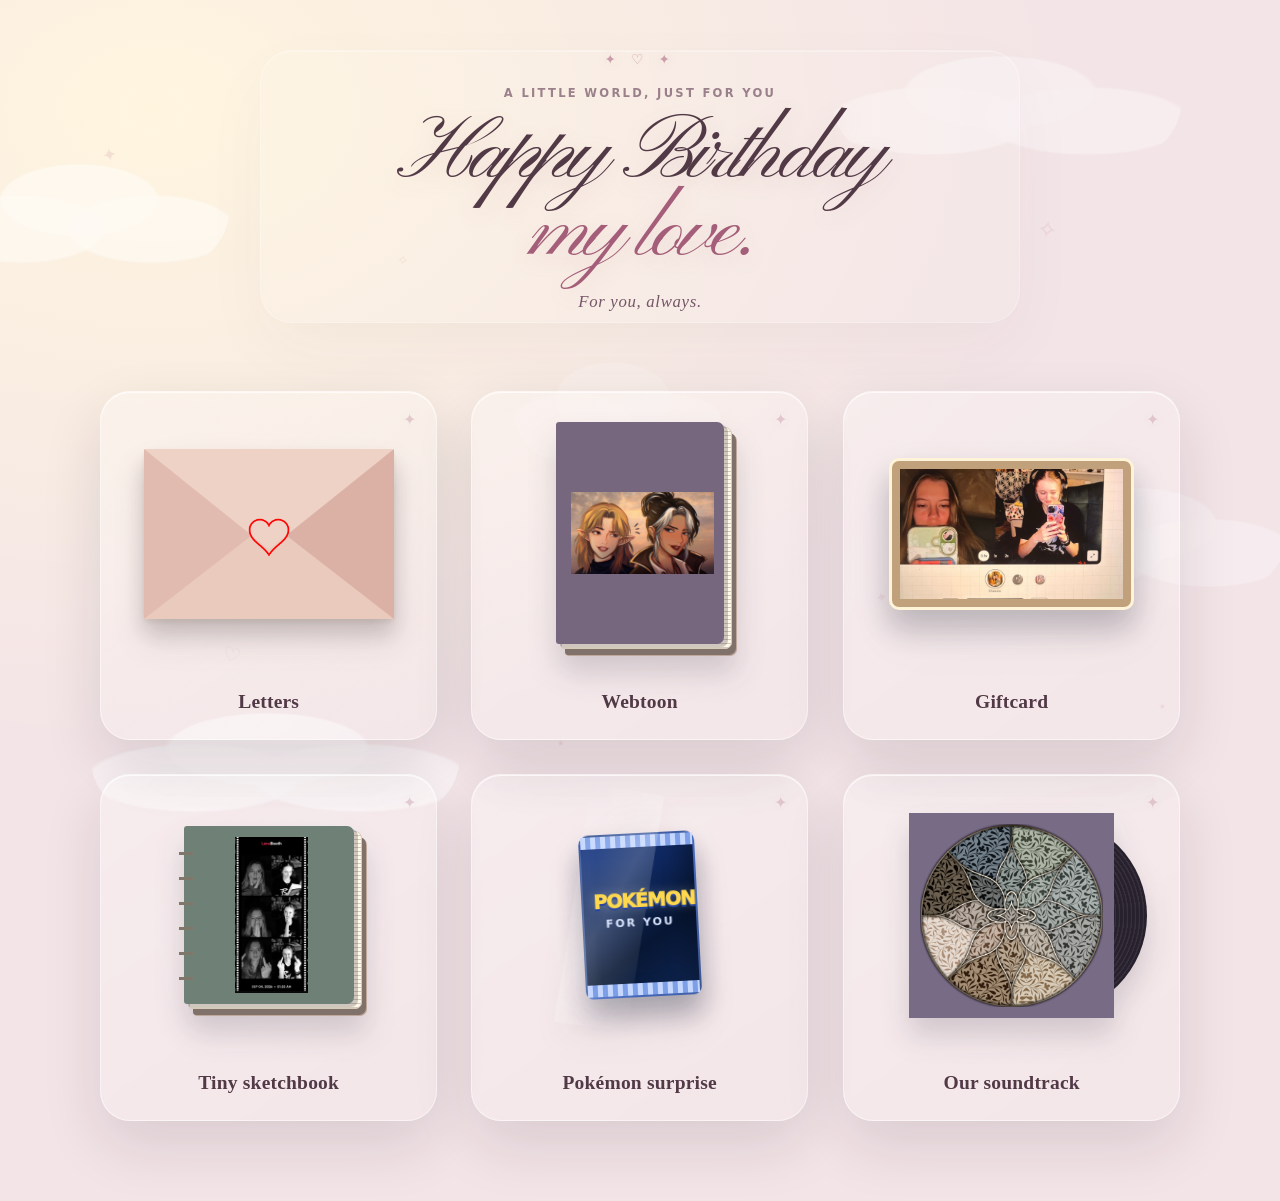
<file: index.html>
<!doctype html>
<html lang="de">
<head>
  <meta charset="utf-8">
  <meta name="viewport" content="width=device-width,initial-scale=1">
  <title>Happy Birthday, my love</title>
  <link rel="stylesheet" href="style.css?v=20-clean-hover">
</head>
<body data-view="home" class="pretty-site">
  <!-- Hintergrund und Startansicht; die Inhalte stehen direkt im Script darunter. -->
  <div class="cloud-sky" aria-hidden="true"><i></i><i></i><i></i><i></i><i></i></div>
<div class="heart-sky" aria-hidden="true"><span style="--i:0;--x:3%;--size:12px;--duration:16s;--delay:-0s">✦</span><span style="--i:1;--x:20%;--size:18px;--duration:19s;--delay:-2s">✦</span><span style="--i:2;--x:37%;--size:24px;--duration:22s;--delay:-4s">✦</span><span style="--i:3;--x:54%;--size:12px;--duration:25s;--delay:-6s">✦</span><span style="--i:4;--x:71%;--size:18px;--duration:28s;--delay:-8s">✦</span><span style="--i:5;--x:88%;--size:24px;--duration:16s;--delay:-10s">✦</span><span style="--i:6;--x:5%;--size:12px;--duration:19s;--delay:-12s">✦</span><span style="--i:7;--x:22%;--size:18px;--duration:22s;--delay:-14s">✦</span><span style="--i:8;--x:39%;--size:24px;--duration:25s;--delay:-16s">✦</span><span style="--i:9;--x:56%;--size:12px;--duration:28s;--delay:-18s">✦</span><span style="--i:10;--x:73%;--size:18px;--duration:16s;--delay:-20s">✦</span><span style="--i:11;--x:90%;--size:24px;--duration:19s;--delay:-22s">✦</span><span style="--i:12;--x:7%;--size:12px;--duration:22s;--delay:-24s">✦</span><span style="--i:13;--x:24%;--size:18px;--duration:25s;--delay:-26s">✦</span><span style="--i:14;--x:41%;--size:24px;--duration:28s;--delay:-28s">✦</span><span style="--i:15;--x:58%;--size:12px;--duration:16s;--delay:-30s">✦</span></div>
<div class="symbol-sky" aria-hidden="true">
  <span style="--x:8%;--y:16%;--s:18px;--d:18s;--r:-12deg">✦</span>
  <span style="--x:18%;--y:72%;--s:22px;--d:23s;--r:16deg">♡</span>
  <span style="--x:31%;--y:28%;--s:14px;--d:20s;--r:8deg">✧</span>
  <span style="--x:44%;--y:82%;--s:18px;--d:24s;--r:-9deg">⋆</span>
  <span style="--x:57%;--y:18%;--s:21px;--d:21s;--r:13deg">♡</span>
  <span style="--x:69%;--y:66%;--s:16px;--d:19s;--r:-14deg">✦</span>
  <span style="--x:81%;--y:24%;--s:24px;--d:25s;--r:10deg">✧</span>
  <span style="--x:91%;--y:78%;--s:17px;--d:22s;--r:-6deg">⋆</span>
</div>
<main id="app"><header><p class="eyebrow">a little world, just for you</p><h1 tabindex="-1">Happy Birthday<br><em>my love.</em></h1><p class="subtitle">For you, always.</p></header><section class="collection" aria-label="Deine Sammlung"><a href="#letters" class="keepsake letters-link" data-open="letters" aria-label="Letters öffnen"><span class="animation-stage"><span class="object envelope animated-object"><span class="env-back"></span><span class="note"></span><span class="fold left-fold"></span><span class="fold right-fold"></span><span class="fold bottom-fold"></span><span class="flap"></span><span class="static-placeholder" aria-hidden="true"></span></span></span><span class="label">Letters</span></a><a href="#webtoon" class="keepsake webtoon-link" data-open="webtoon" aria-label="Webtoon öffnen"><span class="animation-stage"><span class="object book webtoon animated-object"><span class="pages"></span><span class="inner-page"></span><span class="cover"><span class="static-placeholder" aria-hidden="true"></span></span></span></span><span class="label">Webtoon</span></a><a href="#giftcard" class="keepsake giftcard-link" data-open="giftcard" aria-label="Giftcard öffnen"><span class="animation-stage"><span class="object gift animated-object"><span class="gift-face"><span class="static-placeholder" aria-hidden="true"></span></span></span></span><span class="label">Giftcard</span></a><a href="#sketchbook" class="keepsake sketchbook-link" data-open="sketchbook" aria-label="Tiny sketchbook öffnen"><span class="animation-stage"><span class="object book sketchbook animated-object"><span class="pages"></span><span class="inner-page"></span><span class="cover"><span class="static-placeholder" aria-hidden="true"></span></span></span></span><span class="label">Tiny sketchbook</span></a><a href="#pokemon" class="keepsake pokemon-link" data-open="pokemon" aria-label="Pokémon pack öffnen"><span class="animation-stage"><span class="object pokemon-pack-mini animated-object"><span class="pack-gloss"></span><span class="pack-badge">POKÉMON</span><span class="pack-sub">for you</span></span></span><span class="label">Pokémon surprise</span></a><a href="#vinyl" class="keepsake vinyl-link" data-open="vinyl" aria-label="Our soundtrack öffnen"><span class="animation-stage"><span class="object record animated-object"><span class="disc"></span><span class="sleeve"><span class="static-placeholder" aria-hidden="true"></span></span></span></span><span class="label">Our soundtrack</span></a></section><noscript>Bitte aktiviere JavaScript.</noscript></main>
  <div class="curtain" aria-hidden="true"></div>
<dialog id="image-viewer" aria-label="Große Bildansicht"><div class="viewer-frame"><button class="viewer-close" aria-label="Bild schließen" autofocus>×</button><img alt=""></div></dialog>
<script>
/* ======================================================================
   1. DEINE INHALTE — NUR DIESEN BEREICH BEARBEITEN
   ======================================================================
   Leere Bildpfade "" zeigen die eingebauten Platzhalter.
   Beispiel: "assets/webtoon/cover.png". PNG anschließend dort hochladen.
   Dateinamen sind Vorschläge, keine Pflicht. Groß-/Kleinschreibung beachten.
   Zeilenumbrüche im Brieftext: \n, oder mehrzeiligen Text in Backticks setzen.
   Weitere Bilder/Seiten durch Kopieren eines Eintrags ergänzen.
*/
window.CONTENT = {
  // PLATTENSPIELER: Bild innen auf dem aufgeklappten Deckel.
  playerLid: "assets/Vinyl2.JPG", // assets/music/lid.png

  // ZEHN BILDER IM HINTERGRUND — sichtbar, solange Musik läuft.
  musicPhotos: [
    "assets/Vinyl1.PNG", // assets/music/photo-01.png
    "assets/2.JPG", // assets/music/photo-02.png
    "assets/3.JPG", // assets/music/photo-03.png
    "assets/4.JPG", // assets/music/photo-04.png
    "assets/5.JPG", // assets/music/photo-05.png
    "assets/6.JPG", // assets/music/photo-06.png
    "assets/7.JPG", // assets/music/photo-07.png
    "assets/8.JPG", // assets/music/photo-08.png
    "assets/9.JPG", // assets/music/photo-09.png
    "assets/10.JPG"  // assets/music/photo-10.png
  ],
  // MUSIK: z. B. "assets/song.MP3"; leer = Demo-Melodie.
  audio: "assets/song.MP3",

  // MITTIGES BRIEFSIEGEL: z. B. "assets/seal.PNG"
  seal: "assets/seal.PNG",

  // TITELBILDER DER STARTSEITE
  covers: {
    webtoon: "assets/4.JPG",    // assets/webtoon/cover.png
    giftcard: "assets/14.JPG",   // assets/giftcards/cover.png
    sketchbook: "assets/15.JPG", // assets/sketchbook/cover.png
    vinyl: "assets/Vinyl1.PNG"       // assets/music/cover.png
  },

  // ZWEI HORIZONTALE GUTSCHEINE: Bild bleibt vollständig sichtbar.
  giftcards: [
    "assets/pop.PNG", // assets/giftcards/card-01.png
    "assets/spa.JPG"  // assets/giftcards/card-02.png
  ],

  // WEBTOON: Panels von oben nach unten, beliebig viele Einträge möglich.
  comic: [
    "assets/webtoon1.JPG", // assets/webtoon/panel-01.png
    "assets/webtoon2.JPG", // assets/webtoon/panel-02.png

  ],

  // SKETCHBOOK: Jede innere Liste ist EINE Seite; 2–3 PNGs empfohlen.
  sketchPages: [
    ["assets/1.JPG", "assets/2.JPG", "assets/3.JPG"], // Seite 1: assets/sketchbook/page-01-a.png usw.
    ["assets/4.JPG", "assets/5.JPG", "assets/6.JPG"], // Seite 2
    ["assets/7.JPG", "assets/8.JPG", "assets/9.JPG"], // Seite 3
    ["assets/10.JPG", "assets/11.JPG", "assets/12.JPG"], // Seite 4
    ["assets/13.JPG", "assets/14.JPG", "assets/15.JPG"], // Seite 5
    ["assets/16.JPG", "assets/17.JPG", "assets/18.JPG"], // Seite 6
    ["assets/Bildschirmfoto 2026-10-03 um 16.04.47.PNG", "", ""], // Seite 7
    ["", "", ""]  // Seite 8
  ],

  // POKÉMON PACK: Hier später einfach deine Dateien einsetzen.
  pokemon: {
    packCover: "assets/pack.PNG", // z. B. assets/pack.PNG
    reveals: [
      "assets/pokemon1.PNG", // assets/pokemon/photo-01.png
      "assets/pokemon2.PNG", // assets/pokemon/photo-02.png
      "assets/pokemon3.PNG", // assets/pokemon/photo-03.png
      "assets/pokemon4.PNG"  // assets/pokemon/finale.gif
    ]
  },

  // BRIEFE: title = Bezeichnung, audio = MP3-Pfad, image = optionales PNG.
  // Beispiel: audio: "assets/letters/open-if-sad.mp3"
  letters: [
    // BRIEF 01
    { title: "Open if it is your birthday", audio: "assets/birthday.mp3", image: "" },
    // BRIEF 02
    { title: "What I love about you", audio: "", image: "" },
    // BRIEF 03
    { title: "Our date plans", audio: "", image: "" },
    // BRIEF 04
    { title: "Imagine we met earlier", audio: "", image: "" },
    // BRIEF 05
    { title: "Listen if you are sad", audio: "", image: "" },
    // BRIEF 06
    { title: "Open if i fell asleep and you are still awake", audio: "", image: "" },
    // BRIEF 07
    { title: "Open when you overworked yourself", audio: "", image: "" },
    // BRIEF 08
    { title: "Open when you need attention", audio: "", image: "" },
    // BRIEF 09
    { title: "Open after we med up", audio: "", image: "" },
    // BRIEF 10
    { title: "Open if I did something dumb", audio: "", image: "" },
    // BRIEF 11
    { title: "Open when you are bored", audio: "", image: "" },
    // BRIEF 12
    { title: "Open when you are crying and didnt tell me you dumb whore", audio: "", image: "" },
    // BRIEF 13
    { title: "Open if you are overthinking", audio: "", image: "" },
    // BRIEF 14
    { title: "Open if you dont feel good about yourself", audio: "", image: "" },
    // BRIEF 15
    { title: "Open if you want to know what i noticed about you", audio: "", image: "" },
    // BRIEF 16
    { title: "Open if you need to make a difficult decision", audio: "", image: "" },
    // BRIEF 17
    { title: "Open if you need motivation…", audio: "", image: "" },
    // BRIEF 18
    { title: "top secret", audio: "assets/rickroll.mp3", image: "" },
    // BRIEF 19
    { title: "Open if you dont have a reason to open anything", audio: "", image: "" },
    // BRIEF 20
    { title: "Open if you need to remember the begining", audio: "", image: "" },
    // BRIEF 21
    { title: "Open after you left the airport after I visited", audio: "", image: "" },
    // BRIEF 22
    { title: "Open if I am taking forever to reply", audio: "", image: "" },
    // BRIEF 23
    { title: "Open if you want to know my favorite memories", audio: "", image: "" },
    // BRIEF 24
    { title: "Open if you want to hear me yapping", audio: "", image: "" },
    // BRIEF 25
    { title: "Open if this is the very last letter", audio: "", image: "" }
  ]
};
/* FARBSTIMMUNGEN: Hintergrund, Verlauf, Schrift, kleine Texte, Akzent, Herzen/Sterne. */
window.PAGE_MOODS = {
 home: ['#f3e4e7','#fff5df','#513946','#755668','#a45e79','#bc789259'],
 letters: ['#eee1cb','#fff8e8','#594737','#78634e','#986c53','#ac856050'],
 letter: ['#eee1cb','#fff8e8','#594737','#78634e','#986c53','#ac856050'],
 webtoon: ['#11172e','#302749','#f2edff','#c0b9d9','#cfb9f4','#ece2ffa3'],
 giftcard: ['#dbeef8','#f2faff','#304f67','#536f85','#5c87a6','#74a6c34d'],
 sketchbook: ['#e2e5d4','#f7f2e3','#435443','#63715b','#788866','#8b9a6952'],
 pokemon: ['#0b1535','#16295c','#eef4ff','#aebde1','#6f8fff','#7fa0ff66'],
 vinyl: ['#dedddd','#f1eee9','#48454d','#68616b','#8a7785','#8f889148']
};
/* ================= ENDE DEINER INHALTE ================= */

/* 2. EINGEBETTETE PLATZHALTER UND DEMO — NICHT BEARBEITEN */
const PLACEHOLDERS = ["[data-uri]", "[data-uri]", "[data-uri]", "[data-uri]", "[data-uri]", "[data-uri]", "[data-uri]", "[data-uri]"];
const DEMO_MP3 = '[data-uri]';

// Technische Platzhalter-Auflösung: nicht bearbeiten.
const cfg = window.CONTENT;
cfg.audio = cfg.audio || DEMO_MP3;
cfg.playerLid = cfg.playerLid || PLACEHOLDERS[1];
cfg.musicPhotos = cfg.musicPhotos.map(src => src || PLACEHOLDERS[2]);
cfg.seal = cfg.seal || PLACEHOLDERS[5];
for (const [key,index] of Object.entries({webtoon:0,giftcard:4,sketchbook:6,vinyl:1})) cfg.covers[key] ||= PLACEHOLDERS[index];
cfg.giftcards = cfg.giftcards.map(src => src || PLACEHOLDERS[4]);
cfg.comic = cfg.comic.map(src => src || PLACEHOLDERS[3]);
cfg.sketchPages = cfg.sketchPages.map(page => page.map(src => src || PLACEHOLDERS[2]));
/* 3. NAVIGATION UND ANIMATIONEN */
const viewer=document.querySelector('#image-viewer');
function showPicture(src,alt){const img=viewer.querySelector('img');img.src=src;img.alt=alt;viewer.showModal();}
viewer.querySelector('button').onclick=()=>viewer.close();
viewer.addEventListener('click',e=>{if(e.target===viewer)viewer.close();});
let opening=false, navigationToken=0;
const pause = ms => new Promise(resolve=>setTimeout(resolve,window.matchMedia('(prefers-reduced-motion: reduce)').matches?20:ms));
function render() {
 opening=false;
 document.body.classList.remove('opening-scene','leaving');
 document.querySelector('.record-theatre')?.remove();
 navigationToken++;opening=false;
 document.body.classList.remove('opening-scene','leaving');
document.querySelectorAll('audio').forEach(a=>a.pause());
document.querySelector('.record-theatre')?.remove();
const C = window.CONTENT;
const app = document.querySelector('#app');
const route = location.hash.slice(1) || 'home';
const view = route.split('?')[0];
document.body.dataset.view = view;
document.body.classList.remove('music-playing');
document.querySelector('.music-rain')?.remove();
document.querySelector('#image-viewer')?.close();
// Apply the mood on every navigation, including browser Back and direct links.

const mood=window.PAGE_MOODS[view]||window.PAGE_MOODS.home;
['bg','wash','ink','muted','accent','motif'].forEach((key,i)=>document.body.style.setProperty('--'+key,mood[i]));
document.documentElement.style.backgroundColor=mood[0];
document.body.style.background=`radial-gradient(ellipse at 12% 12%, ${mood[1]}, transparent 58%), ${mood[0]}`;
document.body.style.backgroundAttachment='fixed';
document.body.style.color=mood[2];
document.querySelectorAll('.heart-sky span').forEach(star => { star.textContent = '✦'; });
const esc = s => String(s).replace(/[&<>"']/g,c=>({'&':'&amp;','<':'&lt;','>':'&gt;','"':'&quot;',"'":'&#39;'}[c]));
const pic = (src, cls='', alt='') => `<img class="${cls}" src="${esc(src)}" alt="${esc(alt)}">`;
const back = (url='#home') => `<a class="back" href="${url}">← zurück</a>`;
const heading = (title,sub='') => `<header><p class="eyebrow">a little world, just for you</p><h1 tabindex="-1">${title}</h1>${sub?`<p class="subtitle">${sub}</p>`:''}</header>`;
function object(type) {
 if(type==='letters') return `<span class="object envelope animated-object"><span class="env-back"></span><span class="note"></span><span class="fold left-fold"></span><span class="fold right-fold"></span><span class="fold bottom-fold"></span><span class="flap"></span>${pic(C.seal,'seal')}</span>`;
 if(['webtoon','sketchbook'].includes(type)) return `<span class="object book ${type} animated-object"><span class="pages"></span><span class="inner-page">${pic(type==='webtoon' ? (C.comic[0]||C.covers.webtoon) : (C.sketchPages[0]?.[0]||C.covers.sketchbook),'opening-preview')}</span><span class="cover">${pic(C.covers[type])}</span></span>`;
 if(type==='giftcard') return `<span class="object gift animated-object"><span class="gift-face">${pic(C.covers.giftcard)}</span></span>`;
  if(type==='pokemon') return `<span class="object pokemon-pack-mini animated-object"><span class="pack-gloss"></span><span class="pack-badge">POKÉMON</span><span class="pack-sub">for you</span></span>`;
 return `<span class="object record animated-object"><span class="disc"></span><span class="sleeve">${pic(C.covers.vinyl)}</span></span>`;
}
const names={letters:'Letters',webtoon:'Webtoon',giftcard:'Giftcard',sketchbook:'Tiny sketchbook',pokemon:'Pokémon surprise',vinyl:'Our soundtrack'};
function link(type,label=names[type],href=`#${type}`) {return `<a href="${href}" class="keepsake ${type}-link" data-open="${type}" aria-label="${esc(label)} öffnen"><span class="animation-stage">${object(type)}</span><span class="label">${esc(label)}</span></a>`;}
if(view==='home') {
 app.innerHTML=heading('Happy Birthday<br><em>my love.</em>','For you, always.')+`<section class="collection" aria-label="Deine Sammlung">${Object.keys(names).map(t=>link(t)).join('')}</section>`;
 app.dataset.animatedHome='1';
 requestAnimationFrame(()=>document.querySelectorAll('.keepsake').forEach((card,i)=>card.style.setProperty('--delay',(i*90)+'ms')));
}
if(view==='letters') app.innerHTML=back()+heading('Letters','For every version of your day.')+`<section class="letter-grid">${C.letters.map((l,i)=>link('letters',l.title,`#letter?id=${i}`)).join('')}</section>`;
if(view==='letter') {
 const id=Number(new URLSearchParams(route.split('?')[1] || '').get('id')||0);const l=C.letters[id];
 app.innerHTML=back('#letters')+(l?`<article class="letter-paper"><p class="eyebrow">a little voice note for you</p><h1 tabindex="-1">${esc(l.title)}</h1><div class="letter-audio-wrap"><div class="letter-audio-icon" aria-hidden="true">♫</div><p class="letter-audio-label">Press play whenever you need this.</p>${l.audio?`<audio class="letter-audio" controls preload="metadata" src="${esc(l.audio)}"></audio>`:`<div class="letter-audio-placeholder"><strong>Add your MP3 here</strong><span>Set <code>audio: "assets/letters/your-file.mp3"</code> for this letter.</span></div>`}${l.image?pic(l.image,'letter-image','Dein Brief'):''}</div><span class="signature">♡</span></article>`:heading('Brief nicht gefunden'));
}
if(view==='webtoon') app.innerHTML=back()+heading('Webtoon')+`<section class="comic" aria-label="Comic">${C.comic.map((src,i)=>pic(src,'',`Comic-Panel ${i+1}`)).join('')}</section>`;
if(view==='giftcard') app.innerHTML=back()+heading('Something just for you.')+`<div class="gift-duo">${(C.giftcards || [C.covers.giftcard,C.covers.giftcard]).slice(0,2).map((src,i)=>`<button class="landscape-gift" style="--gift-i:${i}" data-expand="${esc(src)}" aria-label="Gutschein ${i+1} vergrößern">${pic(src,'',`Gutschein ${i+1}`)}</button>`).join('')}</div>`;
function turntable() {return `<div class="player-perspective"><div class="turntable"><div class="player-lid">${pic(C.playerLid,'lid-art','Deckelbild')}</div><div class="deck"><div class="platter"></div><div class="disc player-record"></div><div class="tonearm"><i></i></div><div class="power-light"></div><span class="deck-name">OUR SOUNDTRACK</span></div><div class="deck-front"></div><div class="deck-side"></div><div class="deck-left"></div><div class="deck-back"></div><div class="deck-bottom"></div><div class="record-jacket">${pic(C.covers.vinyl)}</div></div></div>`;}

if(view==='pokemon'){
  const cfg = C.pokemon || {packCover:"",reveals:["","","",""]};
  const revealMarkup = (cfg.reveals||[]).map((src,i)=>{
    const isGif=i===3;
    return `<article class="pokemon-reveal ${isGif?'finale':''}" data-reveal="${i}">
      <div class="pokemon-card-media">
        ${src
          ? `<img src="${esc(src)}" alt="${isGif?'Final GIF':'Photo '+(i+1)}">`
          : `<div class="pokemon-placeholder"><span>${isGif?'GIF':'PHOTO '+(i+1)}</span><small>${isGif?'assets/pokemon/finale.gif':'assets/pokemon/photo-0'+(i+1)+'.png'}</small></div>`
        }
      </div>
      <p>${isGif?'final surprise ♡':'memory '+(i+1)}</p>
    </article>`;
  }).join('');

  const packVisual = cfg.packCover
    ? `<img src="${esc(cfg.packCover)}" alt="Pokémon pack cover">`
    : `<span class="pack-face"><span class="pack-shine"></span><b>POKÉMON</b><em>special pack</em><small>tap to open</small></span>`;

  app.innerHTML = back()+heading('Pokémon surprise','Tap the pack to rip it open.')+`
    <section class="pokemon-stage">
      <button class="pokemon-pack split-pack" id="pokemon-pack" type="button" aria-label="Open Pokémon pack">
        <span class="pack-base">${packVisual}<span class="tear tear-left"></span><span class="tear tear-right"></span></span>
        <span class="split-left" aria-hidden="true">${packVisual}<span class="tear tear-left"></span><span class="tear tear-right"></span></span>
        <span class="split-right" aria-hidden="true">${packVisual}<span class="tear tear-left"></span><span class="tear tear-right"></span></span>
        <span class="split-flash" aria-hidden="true"></span>
      </button>
      <div class="pokemon-reveal-stack" id="pokemon-reveal-stack">${revealMarkup}</div>
      <button class="pokemon-next" id="pokemon-next" type="button" hidden>Reveal next</button>
    </section>`;

  const pack=document.getElementById('pokemon-pack');
  const next=document.getElementById('pokemon-next');
  const cards=[...document.querySelectorAll('.pokemon-reveal')];
  let step=-1;

  const showNext=()=>{
    step++;
    if(step<cards.length){
      cards[step].classList.add('shown');
      if(step===cards.length-1) next.hidden=true;
    }
  };

  if(pack){
    pack.addEventListener('click',()=>{
      if(pack.classList.contains('opened')) return;
      const stage=document.querySelector('.pokemon-stage');
      pack.classList.add('charging');
      stage?.classList.add('pokemon-opening');

      setTimeout(()=>pack.classList.add('splitting'),180);
      setTimeout(()=>stage?.classList.add('impact'),360);
      setTimeout(()=>pack.classList.add('opened'),430);

      setTimeout(()=>{
        stage?.classList.remove('impact');
        pack.classList.add('gone');
        showNext();
        if(next) next.hidden=cards.length<=1;
      },980);
    });
  }
  if(next) next.addEventListener('click',showNext);
}

if(view!=='pokemon' && view==='vinyl') {
 app.innerHTML=back()+heading('Our soundtrack.','One more song. Just us.')+`<section class="record-room ready">${turntable()}</section><div class="audio-panel"><audio controls preload="metadata" src="${esc(C.audio)}" aria-label="Musik abspielen oder pausieren"></audio><p id="audio-status" role="status"></p></div>`;
 const audio=app.querySelector('audio'); const room=app.querySelector('.record-room');
 const rain=document.createElement('div');rain.className='music-rain';rain.setAttribute('aria-hidden','true');
 rain.innerHTML=C.musicPhotos.slice(0,10).map((src,i)=>`<div class="falling-photo" style="--x:${4+i*9.5}%;--delay:${-i*1.7}s;--duration:${17+i%4*2}s;--tilt:${i%2?-9:8}deg">${pic(src)}</div>`).join('');document.body.append(rain);
 audio.addEventListener('play',()=>{room.classList.add('playing');document.body.classList.add('music-playing');});
 ['pause','ended'].forEach(event=>audio.addEventListener(event,()=>{room.classList.remove('playing');document.body.classList.remove('music-playing');}));
 audio.addEventListener('error',()=>{document.querySelector('#audio-status').textContent='Die Musik ist gerade nicht verfügbar.';});
}
if(view!=='pokemon' && view==='sketchbook') {
 let page=0,busy=false;
 app.innerHTML=back()+heading('Tiny sketchbook')+`<div class="spread" aria-label="Skizzenbuch"><div id="left-page" class="sketch-page"></div><div id="right-page" class="sketch-page"></div><div class="curl-sheet" aria-hidden="true"></div></div><nav class="page-controls" aria-label="Buchseiten"><button id="prev">← Zurück</button><span id="page-count" aria-live="polite"></span><button id="next">Weiter →</button></nav>`;
 const pages=C.sketchPages, spread=app.querySelector('.spread'),left=app.querySelector('#left-page'),right=app.querySelector('#right-page'),sheet=app.querySelector('.curl-sheet'),prev=app.querySelector('#prev'),next=app.querySelector('#next'),count=app.querySelector('#page-count');
 const markup=n=>(pages[n]||[]).map((src,i)=>pic(src,'',`Zeichnung ${i+1} auf Seite ${n+1}`)).join('');
 function paint(){left.innerHTML=markup(page);right.innerHTML=markup(page+1);count.textContent=`${page+1}–${Math.min(page+2,pages.length)} / ${pages.length}`;prev.disabled=busy||page===0;next.disabled=busy||page+2>=pages.length;}
 async function turn(dir){
  if(busy||page+dir*2<0||page+dir*2>=pages.length)return;
  busy=true;paint();const dest=page+dir*2,N=14;
  const front=dir>0?page+1:dest+1,backPage=dir>0?dest:page;
  if(dir>0)right.innerHTML=markup(dest+1);else left.innerHTML=markup(dest);
  sheet.innerHTML=Array.from({length:N},(_,i)=>`<div class="curl-strip"><div class="curl-face"><div class="sketch-page sheet-art" style="left:${-i*100}%">${markup(front)}</div></div><div class="curl-face curl-back"><div class="sketch-page sheet-art" style="left:${-(N-1-i)*100}%">${markup(backPage)}</div></div></div>`).join('');
  sheet.style.setProperty('--strips',N);sheet.hidden=false;sheet.style.display='block';
  const strips=[...sheet.children],width=spread.clientWidth/2,step=width/N;
  const duration=window.matchMedia('(prefers-reduced-motion: reduce)').matches?0:1200;
  await new Promise(resolve=>{let start;function frame(now){if(!sheet.isConnected){resolve();return;}if(start===undefined)start=now;const t=duration?Math.min((now-start)/duration,1):1;const ease=t*t*(3-2*t);const progress=dir>0?ease:1-ease;let x=0,z=0;
   strips.forEach((strip,i)=>{const angle=-Math.PI*progress+Math.sin(Math.PI*progress)*.95*(i/N-.5);strip.style.width=(step+.35)+'px';strip.style.transform=`translate3d(${x}px,0,${z}px) rotateY(${angle}rad)`;x+=step*Math.cos(angle);z-=step*Math.sin(angle);});
   if(t<1)requestAnimationFrame(frame);else resolve();}requestAnimationFrame(frame);});
  if(!sheet.isConnected)return;page=dest;busy=false;paint();sheet.style.display='none';sheet.innerHTML='';
 }
 prev.onclick=()=>turn(-1);next.onclick=()=>turn(1);paint();
}
document.querySelectorAll('[data-open]').forEach(el=>el.addEventListener('click',async e=>{
 if(e.ctrlKey||e.metaKey||e.shiftKey||e.altKey||e.button!==0)return;
 e.preventDefault();
 const href=el.getAttribute('href');
 if(!href)return;

 const type=el.dataset.open;
 const animatedTypes=['letters','webtoon','sketchbook','vinyl'];
 const timing={letters:560,webtoon:650,sketchbook:650,vinyl:720};

 if(animatedTypes.includes(type)){
   if(el.classList.contains('opening-active')) return;
   el.classList.add('opening-active');
   await pause(timing[type]||520);
 }

 document.querySelector('.record-theatre')?.remove();
 document.body.classList.remove('opening-scene','leaving');

 if(location.hash===href){
   render();
   window.scrollTo(0,0);
 }else{
   location.hash=href;
 }
}));
document.querySelectorAll('.treat-flip').forEach(b=>b.onclick=()=>{const flipped=b.classList.toggle('flipped');b.setAttribute('aria-pressed',flipped);const img=b.querySelector('.treat-back img');if(img)showPicture(img.src,img.alt);});
function motionToggle(id,target,off,on){const b=document.querySelector(id);if(b)b.onclick=()=>{const paused=document.querySelector(target).classList.toggle('paused');b.setAttribute('aria-pressed',paused);b.textContent=paused?on:off;};}
document.querySelectorAll('[data-expand]').forEach(b=>b.onclick=()=>showPicture(b.dataset.expand,b.querySelector('img')?.alt||'Bild'));
document.title=(names[view]|| (view==='letter'?'Dein Brief':'Just for you'))+' · For you';

}
window.addEventListener('hashchange',()=>{render();window.scrollTo(0,0);document.querySelector('h1')?.focus({preventScroll:true});});
window.addEventListener('pageshow',()=>{document.querySelector('.record-theatre')?.remove();document.body.classList.remove('opening-scene','leaving');opening=false;});
render();



</script>
</body>
</html>
</file>
<file: style.css>
/* ==================================================================
   1. FARB-BASIS — AKTIVE MOODS IN index.html UNTER PAGE_MOODS
   bg: Hintergrund | wash: sanfter Verlauf | ink: Schrift
   muted: kleine Texte | accent: Akzente | motif: Herzen/Sterne
   ================================================================== */
:root {
  --bg: #f3e4e7; --wash: #fff5df; --ink: #513946; --muted: #755668;
  --accent: #a45e79; --motif: #bc789259; --paper: #fff9ef; --overlay: #f0e3eae8;
}
body[data-view="letters"], body[data-view="letter"] {
  --bg: #eee1cb; --wash: #fff8e8; --ink: #594737; --muted: #78634e;
  --accent: #986c53; --motif: #ac856050; --paper: #fffaed;
}
body[data-view="webtoon"] {
  --bg: #11172e; --wash: #302749; --ink: #f2edff; --muted: #c0b9d9;
  --accent: #cfb9f4; --motif: #ece2ffa3; --paper: #23233d;
}
body[data-view="giftcard"] {
  --bg: #dbeef8; --wash: #f2faff; --ink: #304f67; --muted: #536f85;
  --accent: #5c87a6; --motif: #74a6c34d;
}
body[data-view="sketchbook"] {
  --bg: #e2e5d4; --wash: #f7f2e3; --ink: #435443; --muted: #63715b;
  --accent: #788866; --motif: #8b9a6952; --paper: #f9f6e8;
}
body[data-view="treats"] {
  --bg: #f7dce8; --wash: #fff0f5; --ink: #743e59; --muted: #91556f;
  --accent: #b7688b; --motif: #ce779d61;
}
body[data-view="vinyl"] {
  --bg: #dedddd; --wash: #f1eee9; --ink: #48454d; --muted: #68616b;
  --accent: #8a7785; --motif: #8f889148; --overlay: #e6e3e5ed;
}

/* 2. LAYOUT, OBJEKTE UND ANIMATIONEN */
* {
  box-sizing: border-box;
}

body {
  margin-top: 0px;
  margin-right: 0px;
  margin-bottom: 0px;
  margin-left: 0px;
  margin: 0px;
  background: var(--bg);
  color: var(--ink);
  font-family: system-ui, sans-serif;
  min-height: 100vh;
}

body:before {
  content: "";
  position: fixed;
  inset: -36px;
  background-image: radial-gradient(rgba(169, 154, 152, 0.376) 1px, transparent 1.4px);
  background-size: 27px 27px;
  animation: dots 18s ease-in-out infinite alternate;
  pointer-events: none;
  z-index: -1;
}

@keyframes dots {
  100% {
    transform: translate(12px,9px);
  }

}

main {
  max-width: 1160px;
  margin-top: auto;
  margin-right: auto;
  margin-bottom: auto;
  margin-left: auto;
  margin: auto;
  padding-top: 48px;
  padding-right: 30px;
  padding-bottom: 90px;
  padding-left: 30px;
  padding: 48px 30px 90px;
}

header {
  text-align: center;
  margin-top: 24px;
  margin-right: 0px;
  margin-bottom: 66px;
  margin-left: 0px;
  margin: 24px 0px 66px;
}

h1 {
  font-family: Georgia, serif;
  font-size: clamp(2.8rem, 6vw, 4.8rem);
  font-weight: 400;
  letter-spacing: -0.05em;
  margin-top: 0px;
  margin-right: 0px;
  margin-bottom: 0px;
  margin-left: 0px;
  margin: 0px;
  line-height: 1.1;
}

.eyebrow {
  text-transform: uppercase;
  letter-spacing: 0.23em;
  font-size: 0.75rem;
  color: var(--muted);
  margin-bottom: 17px;
}

.subtitle {
  font-family: Georgia, serif;
  font-style: italic;
  color: var(--muted);
  font-size: 1.1rem;
  margin-top: 18px;
}

a {
  color: inherit;
}

.back {
  text-decoration: none;
  display: inline-block;
  padding-top: 12px;
  padding-right: 0px;
  padding-bottom: 12px;
  padding-left: 0px;
  padding: 12px 0px;
  font-size: 0.9rem;
}

button {
  font-style: inherit;
  font-variant: inherit;
  font-weight: inherit;
  font-size: inherit;
  line-height: inherit;
  font-family: inherit;
  font: inherit;
  color: inherit;
  cursor: pointer;
}

button:disabled {
  opacity: 0.35;
  cursor: default;
}

a:focus-visible,button:focus-visible {
  outline: 3px solid var(--rose);
  outline-offset: 8px;
}

.collection {
  display: grid;
  grid-template-columns: repeat(3,1fr);
  gap: 70px 55px;
  padding-top: 10px;
  padding-right: 20px;
  padding-bottom: 10px;
  padding-left: 20px;
  padding: 10px 20px;
}

.keepsake {
  display: flex;
  flex-direction: column;
  align-items: center;
  justify-content: flex-end;
  text-decoration: none;
  gap: 25px;
  perspective: 1000px;
  position: relative;
  min-width: 0px;
}

.label {
  font-family: Georgia, serif;
  font-size: 1.2rem;
  text-align: center;
}

.object {
  display: block;
  position: relative;
  flex-shrink: 0;
  transition: transform .35s;
  transform-style: preserve-3d;
}

.keepsake:hover .object {
  transform: translateY(-9px) rotate(-2deg);
}

.object img {
  width: 100%;
  height: 100%;
  object-fit: cover;
  display: block;
}

.envelope {
  width: 250px;
  height: 170px;
  --env: #e1bbaf;
}

.env-back {
  position: absolute;
  inset: 0px;
  background-image: none;
  background-position: 0% 0%;
  background-position-x: 0%;
  background-position-y: 0%;
  background-size: auto;
  background-repeat: repeat;
  background-origin: padding-box;
  background-clip: border-box;
  background-attachment: scroll;
  background-color: rgb(203, 159, 148);
  background: rgb(203, 159, 148);
  border-radius: 5px;
}

.note {
  position: absolute;
  inset: 12px 16px;
  background: var(--paper);
  border-radius: 3px;
}

.fold {
  position: absolute;
  inset: 0px;
  background: var(--env);
}

.left-fold {
  clip-path: polygon(0 0,55% 56%,0 100%);
  transform-origin: left;
}

.right-fold {
  clip-path: polygon(100% 0,45% 56%,100% 100%);
  transform-origin: right;
  background-image: none;
  background-position: 0% 0%;
  background-position-x: 0%;
  background-position-y: 0%;
  background-size: auto;
  background-repeat: repeat;
  background-origin: padding-box;
  background-clip: border-box;
  background-attachment: scroll;
  background-color: rgb(219, 177, 165);
  background: rgb(219, 177, 165);
}

.bottom-fold {
  clip-path: polygon(0 100%,50% 43%,100% 100%);
  transform-origin: bottom;
  background-image: none;
  background-position: 0% 0%;
  background-position-x: 0%;
  background-position-y: 0%;
  background-size: auto;
  background-repeat: repeat;
  background-origin: padding-box;
  background-clip: border-box;
  background-attachment: scroll;
  background-color: rgb(234, 202, 189);
  background: rgb(234, 202, 189);
}

.flap {
  position: absolute;
  inset: 0px;
  background-image: none;
  background-position: 0% 0%;
  background-position-x: 0%;
  background-position-y: 0%;
  background-size: auto;
  background-repeat: repeat;
  background-origin: padding-box;
  background-clip: border-box;
  background-attachment: scroll;
  background-color: rgb(238, 210, 198);
  background: rgb(238, 210, 198);
  clip-path: polygon(0 0,100% 0,50% 59%);
  transform-origin: top;
}

.envelope .seal {
  position: absolute;
  width: 42px;
  height: 42px;
  left: calc(50% - 21px);
  top: calc(52% - 21px);
  z-index: 5;
  object-fit: contain;
}

.book {
  width: 168px;
  height: 222px;
}

.pages {
  position: absolute;
  inset: 5px -8px -5px 5px;
  border-radius: 3px 7px 7px 3px;
  background-image: repeating-linear-gradient(0deg, rgb(211, 201, 184) 0 1px, rgb(255, 249, 233) 1px 4px);
  background-position: 0% 0%;
  background-position-x: 0%;
  background-position-y: 0%;
  background-size: auto;
  background-repeat: repeat;
  background-origin: padding-box;
  background-clip: border-box;
  background-attachment: scroll;
  background-color: transparent;
  background: repeating-linear-gradient(0deg, rgb(211, 201, 184) 0 1px, rgb(255, 249, 233) 1px 4px);
  border: 1px solid rgb(213, 201, 184);
  border-width: 1px;
  border-style: solid;
  border-color: rgb(213, 201, 184);
  border-top: 1px solid rgb(213, 201, 184);
  border-top-width: 1px;
  border-top-style: solid;
  border-top-color: rgb(213, 201, 184);
  border-right: 1px solid rgb(213, 201, 184);
  border-right-width: 1px;
  border-right-style: solid;
  border-right-color: rgb(213, 201, 184);
  border-bottom: 1px solid rgb(213, 201, 184);
  border-bottom-width: 1px;
  border-bottom-style: solid;
  border-bottom-color: rgb(213, 201, 184);
  border-left: 1px solid rgb(213, 201, 184);
  border-left-width: 1px;
  border-left-style: solid;
  border-left-color: rgb(213, 201, 184);
  border-image: none;
}

.inner-page {
  position: absolute;
  inset: 3px;
  background: var(--paper);
}

.cover {
  position: absolute;
  inset: 0px;
  transform-origin: left;
  transform-style: preserve-3d;
  box-shadow: inset 10px 0 #0002;
}

.cover img {
  border-radius: 2px 5px 5px 2px;
}

.sketchbook {
  height: 178px;
  width: 170px;
}

.sketchbook .cover:before {
  content: "";
  position: absolute;
  z-index: 3;
  left: -5px;
  top: 10px;
  bottom: 10px;
  width: 14px;
  background-image: repeating-linear-gradient(0deg, transparent 0 14px, rgb(128, 119, 107) 14px 17px, transparent 17px 25px);
  background-position: 0% 0%;
  background-position-x: 0%;
  background-position-y: 0%;
  background-size: auto;
  background-repeat: repeat;
  background-origin: padding-box;
  background-clip: border-box;
  background-attachment: scroll;
  background-color: transparent;
  background: repeating-linear-gradient(0deg, transparent 0 14px, rgb(128, 119, 107) 14px 17px, transparent 17px 25px);
}

.gift {
  width: 245px;
  height: 152px;
  perspective: 800px;
}

.gift-face {
  display: block;
  width: 100%;
  height: 100%;
  overflow: hidden;
  border-radius: 10px;
  border: 3px solid rgb(255, 244, 216);
  border-width: 3px;
  border-style: solid;
  border-color: rgb(255, 244, 216);
  border-top: 3px solid rgb(255, 244, 216);
  border-top-width: 3px;
  border-top-style: solid;
  border-top-color: rgb(255, 244, 216);
  border-right: 3px solid rgb(255, 244, 216);
  border-right-width: 3px;
  border-right-style: solid;
  border-right-color: rgb(255, 244, 216);
  border-bottom: 3px solid rgb(255, 244, 216);
  border-bottom-width: 3px;
  border-bottom-style: solid;
  border-bottom-color: rgb(255, 244, 216);
  border-left: 3px solid rgb(255, 244, 216);
  border-left-width: 3px;
  border-left-style: solid;
  border-left-color: rgb(255, 244, 216);
  border-image: none;
}

.gift-face img {
  object-fit: cover;
}

.candy {
  width: 246px;
  height: 130px;
  display: flex;
  align-items: center;
  justify-content: center;
}

.sweet {
  display: grid;
  place-items: center;
  width: 136px;
  height: 93px;
  border-radius: 28px;
  background-image: none;
  background-position: 0% 0%;
  background-position-x: 0%;
  background-position-y: 0%;
  background-size: auto;
  background-repeat: repeat;
  background-origin: padding-box;
  background-clip: border-box;
  background-attachment: scroll;
  background-color: rgb(186, 124, 145);
  background: rgb(186, 124, 145);
  border: 5px double rgb(246, 213, 218);
  border-width: 5px;
  border-style: double;
  border-color: rgb(246, 213, 218);
  border-top: 5px double rgb(246, 213, 218);
  border-top-width: 5px;
  border-top-style: double;
  border-top-color: rgb(246, 213, 218);
  border-right: 5px double rgb(246, 213, 218);
  border-right-width: 5px;
  border-right-style: double;
  border-right-color: rgb(246, 213, 218);
  border-bottom: 5px double rgb(246, 213, 218);
  border-bottom-width: 5px;
  border-bottom-style: double;
  border-bottom-color: rgb(246, 213, 218);
  border-left: 5px double rgb(246, 213, 218);
  border-left-width: 5px;
  border-left-style: double;
  border-left-color: rgb(246, 213, 218);
  border-image: none;
  color: rgb(255, 240, 228);
  font-size: 32px;
  z-index: 1;
}

.wrapper {
  position: absolute;
  top: 20px;
  width: 65px;
  height: 90px;
  background-image: none;
  background-position: 0% 0%;
  background-position-x: 0%;
  background-position-y: 0%;
  background-size: auto;
  background-repeat: repeat;
  background-origin: padding-box;
  background-clip: border-box;
  background-attachment: scroll;
  background-color: rgb(201, 155, 171);
  background: rgb(201, 155, 171);
  clip-path: polygon(0 0,100% 30%,100% 70%,0 100%,10% 70%,0 50%,10% 30%);
}

.wl {
  left: 1px;
}

.wr {
  right: 1px;
  transform: rotate(180deg);
}

.record {
  width: 205px;
  height: 205px;
}

.sleeve {
  position: absolute;
  inset: 0px;
  background-image: none;
  background-position: 0% 0%;
  background-position-x: 0%;
  background-position-y: 0%;
  background-size: auto;
  background-repeat: repeat;
  background-origin: padding-box;
  background-clip: border-box;
  background-attachment: scroll;
  background-color: rgb(121, 105, 137);
  background: rgb(121, 105, 137);
  z-index: 2;
}

.disc {
  border-radius: 50%;
  background-image: repeating-radial-gradient(circle, rgb(38, 33, 44) 0 2px, rgb(55, 48, 60) 3px 4px);
  background-position: 0% 0%;
  background-position-x: 0%;
  background-position-y: 0%;
  background-size: auto;
  background-repeat: repeat;
  background-origin: padding-box;
  background-clip: border-box;
  background-attachment: scroll;
  background-color: transparent;
  background: repeating-radial-gradient(circle, rgb(38, 33, 44) 0 2px, rgb(55, 48, 60) 3px 4px);
  position: absolute;
  aspect-ratio: 1 / 1;
  width: 96%;
  top: 2%;
  left: 20%;
  display: grid;
  place-items: center;
}

.disc:before {
  content: "";
  width: 33%;
  height: 33%;
  background-image: none;
  background-position: 0% 0%;
  background-position-x: 0%;
  background-position-y: 0%;
  background-size: auto;
  background-repeat: repeat;
  background-origin: padding-box;
  background-clip: border-box;
  background-attachment: scroll;
  background-color: rgb(188, 135, 148);
  background: rgb(188, 135, 148);
  border: 10px solid rgb(170, 120, 135);
  border-width: 10px;
  border-style: solid;
  border-color: rgb(170, 120, 135);
  border-top: 10px solid rgb(170, 120, 135);
  border-top-width: 10px;
  border-top-style: solid;
  border-top-color: rgb(170, 120, 135);
  border-right: 10px solid rgb(170, 120, 135);
  border-right-width: 10px;
  border-right-style: solid;
  border-right-color: rgb(170, 120, 135);
  border-bottom: 10px solid rgb(170, 120, 135);
  border-bottom-width: 10px;
  border-bottom-style: solid;
  border-bottom-color: rgb(170, 120, 135);
  border-left: 10px solid rgb(170, 120, 135);
  border-left-width: 10px;
  border-left-style: solid;
  border-left-color: rgb(170, 120, 135);
  border-image: none;
  border-radius: 50%;
}

.disc:after {
  content: "";
  position: absolute;
  width: 5%;
  height: 5%;
  background: var(--bg);
  border-radius: 50%;
}

.opening {
  z-index: 20;
}

.opening .object {
  animation: present 1.8s ease both;
}

.opening .seal {
  animation: seal-away 1.8s both;
}

.opening .flap {
  animation: flap 1.8s both;
}

.opening .note {
  animation: note 1.8s both;
}

.opening .left-fold {
  animation: unfold-left 1.8s both;
}

.opening .right-fold {
  animation: unfold-right 1.8s both;
}

.opening .bottom-fold {
  animation: unfold-bottom 1.8s both;
}

.opening .cover {
  animation: book-open 1.8s both;
}

.opening .gift-face {
  animation: shine 1.8s both;
}

.opening .wl {
  animation: unwrap-left 1.8s both;
}

.opening .wr {
  animation: unwrap-right 1.8s both;
}

.opening .sweet {
  animation: sweet 1.8s both;
}

.opening .record .disc {
  animation: slide-disc 1.8s both;
}

.opening-scene .keepsake:not(.opening) {
  opacity: 0.4;
  transition: opacity .4s;
}

.curtain {
  position: fixed;
  inset: 0px;
  background: var(--bg);
  opacity: 0;
  pointer-events: none;
  z-index: 100;
}

.leaving .curtain {
  animation: curtain .3s forwards;
}

@keyframes curtain {
  100% {
    opacity: 1;
  }

}

@keyframes seal-away {
  20% {
    transform: scale(1.2);
  }

  35%, 100% {
    transform: translateY(40px) rotate(20deg);
    opacity: 0;
  }

}

@keyframes flap {
  20% {
    transform: rotateX(0);
  }

  60%, 100% {
    transform: rotateX(180deg);
  }

}

@keyframes note {
  35% {
    transform: translateY(0);
  }

  75%, 100% {
    transform: translateY(-60px);
  }

}

@keyframes unfold-left {
  40% {
    transform: rotateY(0);
  }

  80%, 100% {
    transform: rotateY(-145deg);
  }

}

@keyframes unfold-right {
  40% {
    transform: rotateY(0);
  }

  80%, 100% {
    transform: rotateY(145deg);
  }

}

@keyframes unfold-bottom {
  40% {
    transform: rotateX(0);
  }

  80%, 100% {
    transform: rotateX(-140deg);
  }

}

@keyframes book-open {
  20% {
    transform: rotateY(-10deg);
  }

  80%, 100% {
    transform: rotateY(-160deg);
  }

}

@keyframes unwrap-left {
  100% {
    transform: translateX(-70px) rotate(-80deg);
    opacity: 0;
  }

}

@keyframes unwrap-right {
  100% {
    transform: translateX(70px) rotate(260deg);
    opacity: 0;
  }

}

@keyframes sweet {
  100% {
    transform: rotate(360deg) scale(1.2);
  }

}

@keyframes slide-disc {
  100% {
    transform: translateX(95px) rotate(110deg);
  }

}

.letter-grid {
  display: grid;
  grid-template-columns: repeat(5,minmax(0,1fr));
  gap: 50px 28px;
}

.letter-grid .envelope {
  width: 155px;
  height: 105px;
}

.letter-grid .label {
  font-size: 0.95rem;
  line-height: 1.4;
}

.letter-grid .seal {
  width: 28px;
  height: 28px;
  left: calc(50% - 14px);
  top: calc(52% - 14px);
}

.letter-paper {
  max-width: 760px;
  min-height: 700px;
  background: var(--paper);
  margin-top: 30px;
  margin-right: auto;
  margin-bottom: 30px;
  margin-left: auto;
  margin: 30px auto;
  padding-top: clamp(28px, 7vw, 80px);
  padding-right: clamp(28px, 7vw, 80px);
  padding-bottom: clamp(28px, 7vw, 80px);
  padding-left: clamp(28px, 7vw, 80px);
  padding: clamp(28px, 7vw, 80px);
  box-shadow: var(--shadow);
}

.letter-paper h1 {
  font-size: clamp(2rem, 5vw, 3.4rem);
}

.letter-text {
  white-space: pre-wrap;
  font-family: Georgia, serif;
  font-size: 1.2rem;
  line-height: 1.9;
  margin-top: 45px;
  margin-right: 0px;
  margin-bottom: 45px;
  margin-left: 0px;
  margin: 45px 0px;
}

.letter-image {
  width: 100%;
  height: auto;
}

.signature {
  font-size: 40px;
  color: var(--rose);
}

.comic {
  max-width: 720px;
  margin-top: auto;
  margin-right: auto;
  margin-bottom: auto;
  margin-left: auto;
  margin: auto;
  background: var(--paper);
}

.comic img {
  display: block;
  width: 100%;
  height: auto;
}

.gift-stage {
  display: grid;
  place-items: center;
  min-height: 420px;
}

.floating-gift {
  width: min(540px, 80vw);
  max-height: 65vh;
  object-fit: contain;
  border-radius: 14px;
  box-shadow: 0 0 45px #e8bb7a77,0 0 100px #e8bb7a66;
  animation: float 5s ease-in-out infinite;
}

.vinyl-stage {
  position: relative;
  width: min(600px, 80vw);
  aspect-ratio: 1.4 / 1;
  margin-top: 60px;
  margin-right: auto;
  margin-bottom: 60px;
  margin-left: auto;
  margin: 60px auto;
}

.vinyl-disc {
  width: 68%;
  top: 0px;
  left: 30%;
}

.vinyl-sleeve {
  position: absolute;
  left: 0px;
  top: 0px;
  width: 52%;
  height: 96%;
  z-index: 2;
  box-shadow: 15px 5px 25px #0002;
}

.vinyl-sleeve img {
  width: 100%;
  height: 100%;
  object-fit: cover;
}

.spinning {
  animation: spin 10s linear infinite;
}

@keyframes spin {
  100% {
    transform: rotate(360deg);
  }

}

@keyframes float {
  50% {
    transform: translateY(-16px) rotate(2deg);
  }

}

.motion-toggle {
  display: block;
  margin-top: 0px;
  margin-right: auto;
  margin-bottom: 22px;
  margin-left: auto;
  margin: 0px auto 22px;
  background-image: none;
  background-position: 0% 0%;
  background-position-x: 0%;
  background-position-y: 0%;
  background-size: auto;
  background-repeat: repeat;
  background-origin: padding-box;
  background-clip: border-box;
  background-attachment: scroll;
  background-color: transparent;
  background: transparent;
  border: 1px solid rgb(173, 155, 163);
  border-width: 1px;
  border-style: solid;
  border-color: rgb(173, 155, 163);
  border-top: 1px solid rgb(173, 155, 163);
  border-top-width: 1px;
  border-top-style: solid;
  border-top-color: rgb(173, 155, 163);
  border-right: 1px solid rgb(173, 155, 163);
  border-right-width: 1px;
  border-right-style: solid;
  border-right-color: rgb(173, 155, 163);
  border-bottom: 1px solid rgb(173, 155, 163);
  border-bottom-width: 1px;
  border-bottom-style: solid;
  border-bottom-color: rgb(173, 155, 163);
  border-left: 1px solid rgb(173, 155, 163);
  border-left-width: 1px;
  border-left-style: solid;
  border-left-color: rgb(173, 155, 163);
  border-image: none;
  border-radius: 20px;
  padding-top: 9px;
  padding-right: 18px;
  padding-bottom: 9px;
  padding-left: 18px;
  padding: 9px 18px;
  font-size: 0.9rem;
}

.paused,.paused * {
  animation-play-state: paused !important;
}

.spread {
  width: min(870px, 100%);
  aspect-ratio: 1.5 / 1;
  position: relative;
  margin-top: 0px;
  margin-right: auto;
  margin-bottom: 0px;
  margin-left: auto;
  margin: 0px auto;
  display: grid;
  grid-template-columns: 1fr 1fr;
  perspective: 1700px;
  box-shadow: var(--shadow);
  border: 8px solid rgb(116, 128, 121);
  border-width: 8px;
  border-style: solid;
  border-color: rgb(116, 128, 121);
  border-top: 8px solid rgb(116, 128, 121);
  border-top-width: 8px;
  border-top-style: solid;
  border-top-color: rgb(116, 128, 121);
  border-right: 8px solid rgb(116, 128, 121);
  border-right-width: 8px;
  border-right-style: solid;
  border-right-color: rgb(116, 128, 121);
  border-bottom: 8px solid rgb(116, 128, 121);
  border-bottom-width: 8px;
  border-bottom-style: solid;
  border-bottom-color: rgb(116, 128, 121);
  border-left: 8px solid rgb(116, 128, 121);
  border-left-width: 8px;
  border-left-style: solid;
  border-left-color: rgb(116, 128, 121);
  border-image: none;
  border-radius: 7px;
}

.sketch-page {
  display: grid;
  grid-template-columns: 1fr 1fr;
  gap: 14px;
  padding-top: 25px;
  padding-right: 25px;
  padding-bottom: 25px;
  padding-left: 25px;
  padding: 25px;
  background-image: none;
  background-position: 0% 0%;
  background-position-x: 0%;
  background-position-y: 0%;
  background-size: auto;
  background-repeat: repeat;
  background-origin: padding-box;
  background-clip: border-box;
  background-attachment: scroll;
  background-color: rgb(255, 249, 235);
  background: rgb(255, 249, 235);
  align-content: center;
  overflow: hidden;
}

.sketch-page:first-child {
  border-right: 1px solid rgb(199, 191, 176);
  border-right-width: 1px;
  border-right-style: solid;
  border-right-color: rgb(199, 191, 176);
  box-shadow: inset -16px 0 20px #6a604318;
}

.sketch-page img {
  width: 100%;
  min-height: 0px;
  max-height: 210px;
  object-fit: contain;
  background-image: none;
  background-position: 0% 0%;
  background-position-x: 0%;
  background-position-y: 0%;
  background-size: auto;
  background-repeat: repeat;
  background-origin: padding-box;
  background-clip: border-box;
  background-attachment: scroll;
  background-color: rgb(229, 217, 199);
  background: rgb(229, 217, 199);
  transform: rotate(-3deg);
}

.sketch-page img:first-child {
  grid-column: span 2;
  width: 65%;
  justify-self: center;
  transform: rotate(4deg);
}

.turning-page {
  display: none;
  position: absolute;
  width: 50%;
  height: 100%;
  top: 0px;
  z-index: 5;
  backface-visibility: hidden;
}

.forward {
  left: 50%;
  transform-origin: left;
  animation: turn-forward .85s ease-in-out;
}

.backward {
  left: 0px;
  transform-origin: right;
  animation: turn-back .85s ease-in-out;
}

@keyframes turn-forward {
  100% {
    transform: rotateY(-180deg);
  }

}

@keyframes turn-back {
  100% {
    transform: rotateY(180deg);
  }

}

.page-controls {
  display: flex;
  align-items: center;
  justify-content: center;
  gap: 25px;
  margin-top: 32px;
}

.page-controls button {
  padding-top: 12px;
  padding-right: 18px;
  padding-bottom: 12px;
  padding-left: 18px;
  padding: 12px 18px;
  border: 1px solid rgb(171, 155, 162);
  border-width: 1px;
  border-style: solid;
  border-color: rgb(171, 155, 162);
  border-top: 1px solid rgb(171, 155, 162);
  border-top-width: 1px;
  border-top-style: solid;
  border-top-color: rgb(171, 155, 162);
  border-right: 1px solid rgb(171, 155, 162);
  border-right-width: 1px;
  border-right-style: solid;
  border-right-color: rgb(171, 155, 162);
  border-bottom: 1px solid rgb(171, 155, 162);
  border-bottom-width: 1px;
  border-bottom-style: solid;
  border-bottom-color: rgb(171, 155, 162);
  border-left: 1px solid rgb(171, 155, 162);
  border-left-width: 1px;
  border-left-style: solid;
  border-left-color: rgb(171, 155, 162);
  border-image: none;
  border-radius: 25px;
  background-image: none;
  background-position: 0% 0%;
  background-position-x: 0%;
  background-position-y: 0%;
  background-size: auto;
  background-repeat: repeat;
  background-origin: padding-box;
  background-clip: border-box;
  background-attachment: scroll;
  background-color: transparent;
  background: transparent;
}

.treat-cloud {
  position: relative;
  height: 620px;
  max-width: 900px;
  margin-top: auto;
  margin-right: auto;
  margin-bottom: auto;
  margin-left: auto;
  margin: auto;
  overflow: hidden;
}

.treat-orbit {
  position: absolute;
  left: 8%;
  top: 40px;
  animation: orbit 13s ease-in-out infinite;
  animation-delay: var(--delay);
}

.treat-orbit:nth-child(3n+1) {
  left: 8%;
}

.treat-orbit:nth-child(3n+2) {
  left: 35%;
}

.treat-orbit:nth-child(3n) {
  left: 60%;
}

.treat-orbit:nth-child(n+4) {
  top: 300px;
}

.treat-flip {
  display: block;
  position: relative;
  width: 230px;
  height: 155px;
  border: 0px;
  border-width: 0px;
  border-style: none;
  border-color: currentcolor;
  border-top: 0px;
  border-top-width: 0px;
  border-top-style: none;
  border-top-color: currentcolor;
  border-right: 0px;
  border-right-width: 0px;
  border-right-style: none;
  border-right-color: currentcolor;
  border-bottom: 0px;
  border-bottom-width: 0px;
  border-bottom-style: none;
  border-bottom-color: currentcolor;
  border-left: 0px;
  border-left-width: 0px;
  border-left-style: none;
  border-left-color: currentcolor;
  border-image: none;
  background-image: none;
  background-position: 0% 0%;
  background-position-x: 0%;
  background-position-y: 0%;
  background-size: auto;
  background-repeat: repeat;
  background-origin: padding-box;
  background-clip: border-box;
  background-attachment: scroll;
  background-color: transparent;
  background: transparent;
  perspective: 900px;
}

.treat-front,.treat-back {
  position: absolute;
  inset: 0px;
  display: grid;
  place-items: center;
  backface-visibility: hidden;
  transition: transform .9s cubic-bezier(.2,.7,.2,1);
}

.treat-front .object {
  transform: scale(.9);
}

.treat-back {
  transform: rotateY(180deg);
}

.treat-back img {
  width: 160px;
  height: 145px;
  object-fit: contain;
}

.flipped .treat-front {
  transform: rotateY(-180deg);
}

.flipped .treat-back {
  transform: rotateY(0);
}

.treat-orbit:focus-within,.treat-orbit:hover {
  animation-play-state: paused;
  z-index: 8;
}

@keyframes orbit {
  0%, 100% {
    transform: translate(-40px,0) rotate(-8deg);
  }

  35% {
    transform: translate(65px,75px) rotate(9deg);
  }

  70% {
    transform: translate(-15px,-30px) rotate(-3deg);
  }

}

@media (max-width:950px) {
  .collection {
    gap: 65px 30px;
  }

  .envelope {
    width: 210px;
    height: 143px;
  }

  .gift {
    width: 210px;
    height: 135px;
  }

  .letter-grid {
    grid-template-columns: repeat(3,minmax(0,1fr));
  }

}

@media (max-width:700px) {
  main {
    padding-top: 24px;
    padding-right: 20px;
    padding-bottom: 60px;
    padding-left: 20px;
    padding: 24px 20px 60px;
  }

  .collection {
    grid-template-columns: repeat(2,minmax(0,1fr));
    gap: 55px 20px;
    padding-top: 0px;
    padding-right: 0px;
    padding-bottom: 0px;
    padding-left: 0px;
    padding: 0px;
  }

  .collection .object {
    zoom: 0.78;
  }

  .letter-grid {
    grid-template-columns: repeat(2,minmax(0,1fr));
    gap: 35px 20px;
  }

  .letter-grid .envelope {
    width: 140px;
    height: 95px;
  }

  .label {
    font-size: 1.05rem;
  }

  header {
    margin-bottom: 50px;
  }

  .spread {
    aspect-ratio: 1.05 / 1;
  }

  .sketch-page {
    padding-top: 10px;
    padding-right: 10px;
    padding-bottom: 10px;
    padding-left: 10px;
    padding: 10px;
    gap: 10px;
  }

  .page-controls {
    gap: 10px;
    font-size: 0.85rem;
  }

  .treat-cloud {
    height: 650px;
  }

  .treat-orbit {
    scale: 0.7;
    transform-origin: left center;
  }

  .treat-orbit:nth-child(odd) {
    left: 0px;
  }

  .treat-orbit:nth-child(even) {
    left: 50%;
  }

  .treat-orbit:nth-child(3),.treat-orbit:nth-child(4) {
    top: 220px;
  }

  .treat-orbit:nth-child(5),.treat-orbit:nth-child(6) {
    top: 410px;
  }

  .vinyl-stage {
    margin-top: 50px;
    margin-right: auto;
    margin-bottom: 50px;
    margin-left: auto;
    margin: 50px auto;
  }

  .letter-paper {
    min-height: 70vh;
  }

  .gift-stage {
    min-height: 340px;
  }

}

@media (prefers-reduced-motion:reduce) {
  *,*:before,*:after {
    animation-duration: 0.01ms !important;
    animation-iteration-count: 1 !important;
    transition-duration: 0.01ms !important;
  }

  .treat-orbit {
    animation: none;
  }

  .spinning,.floating-gift {
    animation: none;
  }

}

body {
  isolation: isolate;
}

h1:focus {
  outline: none;
}

.cover,.flap {
  backface-visibility: visible;
}

html {
  overflow-x: hidden;
}

@media (max-width:380px) {
  .collection .object {
    zoom: 0.6;
  }

  .letter-grid .envelope {
    width: 125px;
    height: 85px;
  }

  .page-controls {
    gap: 6px;
  }

  .page-controls button {
    padding-top: 10px;
    padding-right: 10px;
    padding-bottom: 10px;
    padding-left: 10px;
    padding: 10px;
  }

  .treat-orbit:nth-child(even) {
    left: 40%;
  }

}

body {
  background-attachment: fixed;
}

body:before {
  opacity: 0.4;
}

.heart-sky {
  position: fixed;
  inset: 0px;
  overflow: hidden;
  z-index: -1;
  pointer-events: none;
}

.heart-sky span {
  position: absolute;
  left: var(--x);
  bottom: -80px;
  font-family: Georgia, serif;
  font-size: var(--size);
  color: rgba(191, 123, 146, 0.36);
  text-shadow: 0 3px 8px #aa718133;
  animation: heart-rise var(--duration) linear var(--delay) infinite;
}

@keyframes heart-rise {
  0% {
    transform: translate3d(0,0,0) rotate(-15deg);
    opacity: 0;
  }

  15%, 80% {
    opacity: 0.7;
  }

  50% {
    transform: translate3d(30px,-55vh,0) rotate(15deg);
  }

  100% {
    transform: translate3d(-15px,-115vh,0) rotate(-10deg);
    opacity: 0;
  }

}

header h1 {
  font-family: "Birthday Script", "URW Chancery L", "Apple Chancery", Georgia, serif;
  font-size: clamp(3.5rem, 7.8vw, 6.5rem);
  letter-spacing: -0.02em;
  line-height: 1.03;
  text-shadow: 0 3px 0 #fff7;
}

header h1 em {
  font-style: normal;
  color: rgb(169, 95, 123);
}

.subtitle {
  font-size: 1.3rem;
}

header {
  margin-bottom: 74px;
}

.collection {
  gap: 80px 55px;
}

.keepsake {
  transform-style: preserve-3d;
  transition: transform .4s,filter .4s;
}

.keepsake:hover,.keepsake:focus-visible {
  transform: translateY(-5px) scale(1.045);
}

.collection .object {
  animation: object-hover 5s ease-in-out infinite;
}

.collection .keepsake:nth-child(even) .object {
  animation-delay: -2.2s;
}

.collection .keepsake:nth-child(3n) .object {
  animation-delay: -3.8s;
}

@keyframes object-hover {
  0%, 100% {
    transform: translateY(0) rotateX(8deg) rotateY(-10deg) rotateZ(-2deg);
  }

  50% {
    transform: translateY(-12px) rotateX(-5deg) rotateY(10deg) rotateZ(2deg);
  }

}

.collection .opening .object,.opening .object {
  animation: present 2.1s ease both;
}

@keyframes present {
  25%, 80% {
    transform: translateY(-26px) scale(1.2) rotateY(-6deg);
  }

  100% {
    transform: translateY(-30px) scale(1.2);
  }

}

.book .pages {
  box-shadow: 4px 6px 0 #80716b,5px 7px 0 #bfa89b;
}

.book .cover {
  box-shadow: 4px 3px 0 #4c3a4544;
}

.gift {
  transform-style: preserve-3d;
}

.gift-face {
  box-shadow: 1px 1px 0 #b99779,2px 2px 0 #b99779,3px 3px 0 #b99779,4px 4px 0 #b99779,5px 5px 0 #b99779,7px 10px 14px #7148453d;
  position: relative;
}

.sweet {
  background-image: linear-gradient(120deg, rgb(221, 176, 190), rgb(173, 99, 127) 45%, rgb(216, 160, 179) 68%, rgb(148, 84, 115));
  background-position: 0% 0%;
  background-position-x: 0%;
  background-position-y: 0%;
  background-size: auto;
  background-repeat: repeat;
  background-origin: padding-box;
  background-clip: border-box;
  background-attachment: scroll;
  background-color: transparent;
  background: linear-gradient(120deg, rgb(221, 176, 190), rgb(173, 99, 127) 45%, rgb(216, 160, 179) 68%, rgb(148, 84, 115));
  box-shadow: inset 0 10px 14px #fff4,inset -8px -12px 14px #4b223144,5px 7px 0 #925168;
}

.wrapper {
  background-image: repeating-linear-gradient(85deg, rgb(215, 165, 187) 0 7px, rgba(182, 124, 151, 0.6) 9px 11px, rgb(237, 203, 216) 13px 18px);
  background-position: 0% 0%;
  background-position-x: 0%;
  background-position-y: 0%;
  background-size: auto;
  background-repeat: repeat;
  background-origin: padding-box;
  background-clip: border-box;
  background-attachment: scroll;
  background-color: transparent;
  background: repeating-linear-gradient(85deg, rgb(215, 165, 187) 0 7px, rgba(182, 124, 151, 0.6) 9px 11px, rgb(237, 203, 216) 13px 18px);
}

.envelope {
  transform-style: flat;
}

.env-back {
  z-index: 0;
}

.note {
  z-index: 1;
  box-shadow: 0 2px 4px #71524122;
}

.fold {
  z-index: 3;
}

.flap {
  z-index: 4;
}

.opening .note {
  animation: paper-out 2.1s both;
}

.opening .flap {
  animation: envelope-lid 2.1s both;
}

.opening .fold {
  backface-visibility: hidden;
}

@keyframes envelope-lid {
  0%, 15% {
    transform: rotateX(0);
    z-index: 4;
  }

  45%, 100% {
    transform: rotateX(180deg);
    z-index: 0;
  }

}

@keyframes paper-out {
  0%, 30% {
    transform: translateY(0);
    z-index: 1;
  }

  58% {
    transform: translateY(-105%);
    z-index: 1;
  }

  59% {
    transform: translateY(-105%);
    z-index: 6;
  }

  80%, 100% {
    transform: translateY(-45%) scale(1.06);
    z-index: 6;
    box-shadow: 0 15px 22px #71524133;
  }

}

.opening .seal {
  animation-duration: 2.1s;
}

.opening .left-fold,.opening .right-fold,.opening .bottom-fold {
  animation-duration: 2.1s;
}

.gift-duo {
  display: flex;
  justify-content: center;
  align-items: center;
  gap: clamp(24px, 7vw, 85px);
  min-height: 440px;
  perspective: 1200px;
  padding-top: 28px;
  padding-right: 12px;
  padding-bottom: 60px;
  padding-left: 12px;
  padding: 28px 12px 60px;
}

.portrait-gift {
  width: min(260px, 36vw);
  aspect-ratio: 0.64 / 1;
  position: relative;
  transform-style: preserve-3d;
  border-radius: 17px;
  box-shadow: 2px 3px 0 #b89570,4px 6px 0 #b89570,8px 22px 30px #8e63723b,0 0 45px #fff0c9bd;
  animation: gift-sway 5s ease-in-out infinite;
  animation-delay: calc(var(--gift-i)*-2.5s);
}

.portrait-gift img {
  width: 100%;
  height: 100%;
  object-fit: cover;
  border-radius: 17px;
  border: 3px solid rgb(255, 240, 217);
  border-width: 3px;
  border-style: solid;
  border-color: rgb(255, 240, 217);
  border-top: 3px solid rgb(255, 240, 217);
  border-top-width: 3px;
  border-top-style: solid;
  border-top-color: rgb(255, 240, 217);
  border-right: 3px solid rgb(255, 240, 217);
  border-right-width: 3px;
  border-right-style: solid;
  border-right-color: rgb(255, 240, 217);
  border-bottom: 3px solid rgb(255, 240, 217);
  border-bottom-width: 3px;
  border-bottom-style: solid;
  border-bottom-color: rgb(255, 240, 217);
  border-left: 3px solid rgb(255, 240, 217);
  border-left-width: 3px;
  border-left-style: solid;
  border-left-color: rgb(255, 240, 217);
  border-image: none;
}

@keyframes gift-sway {
  0%, 100% {
    transform: translateY(0) rotateY(-12deg) rotateZ(-3deg);
  }

  50% {
    transform: translateY(-24px) rotateY(13deg) rotateZ(3deg);
  }

}

.spread {
  isolation: isolate;
  overflow: visible;
  perspective: 1800px;
  transform: rotateX(3deg);
  transform-style: preserve-3d;
}

.curl-sheet {
  position: absolute;
  left: 50%;
  top: 0px;
  width: 50%;
  height: 100%;
  z-index: 8;
  transform-style: preserve-3d;
  pointer-events: none;
  display: none;
}

.curl-strip {
  position: absolute;
  left: 0px;
  top: 0px;
  height: 100%;
  transform-origin: left center;
  transform-style: preserve-3d;
}

.curl-face {
  position: absolute;
  inset: 0px;
  overflow: hidden;
  background-image: none;
  background-position: 0% 0%;
  background-position-x: 0%;
  background-position-y: 0%;
  background-size: auto;
  background-repeat: repeat;
  background-origin: padding-box;
  background-clip: border-box;
  background-attachment: scroll;
  background-color: rgb(255, 249, 235);
  background: rgb(255, 249, 235);
  backface-visibility: hidden;
  -webkit-backface-visibility: hidden;
}

.curl-back {
  transform: rotateY(180deg);
}

.curl-face .sheet-art {
  position: absolute;
  top: 0px;
  height: 100%;
  width: calc(var(--strips)*100%);
  max-width: none;
  border: 0px;
  border-width: 0px;
  border-style: none;
  border-color: currentcolor;
  border-top: 0px;
  border-top-width: 0px;
  border-top-style: none;
  border-top-color: currentcolor;
  border-right: 0px;
  border-right-width: 0px;
  border-right-style: none;
  border-right-color: currentcolor;
  border-bottom: 0px;
  border-bottom-width: 0px;
  border-bottom-style: none;
  border-bottom-color: currentcolor;
  border-left: 0px;
  border-left-width: 0px;
  border-left-style: none;
  border-left-color: currentcolor;
  border-image: none;
  box-shadow: none;
}

.curl-face:after {
  content: "";
  position: absolute;
  inset: 0px;
  box-shadow: inset -1px 0 #795d3512;
  pointer-events: none;
}

.treat-cloud {
  perspective: 1100px;
  overflow: hidden;
}

.treat-orbit {
  animation: orbit-fast 6s ease-in-out infinite;
  animation-delay: var(--delay);
  transform-style: preserve-3d;
}

.treat-orbit:nth-child(even) {
  animation-direction: reverse;
  animation-duration: 7s;
}

.treat-orbit:nth-child(3n) {
  animation-duration: 5.5s;
}

@keyframes orbit-fast {
  0%, 100% {
    transform: translate3d(-45px,15px,-100px) rotateX(-12deg) rotateY(-24deg) rotateZ(-15deg);
    z-index: 1;
  }

  30% {
    transform: translate3d(75px,130px,110px) rotateX(20deg) rotateY(28deg) rotateZ(22deg);
    z-index: 7;
  }

  65% {
    transform: translate3d(-100px,-95px,30px) rotateX(-18deg) rotateY(-20deg) rotateZ(-10deg);
    z-index: 4;
  }

}

.treat-flip {
  transform-style: preserve-3d;
}

.treat-back img {
  border-radius: 15px;
  box-shadow: 5px 5px 0 #b9889c,12px 20px 20px #6b435144;
}

.record-theatre {
  position: fixed;
  inset: 0px;
  z-index: 60;
  display: grid;
  place-items: center;
  background-image: none;
  background-position: 0% 0%;
  background-position-x: 0%;
  background-position-y: 0%;
  background-size: auto;
  background-repeat: repeat;
  background-origin: padding-box;
  background-clip: border-box;
  background-attachment: scroll;
  background-color: rgba(240, 227, 234, 0.87);
  background: rgba(240, 227, 234, 0.87);
  backdrop-filter: blur(8px);
  animation: theatre-in .35s both;
}

.record-room {
  margin-top: 20px;
  margin-right: auto;
  margin-bottom: 0px;
  margin-left: auto;
  margin: 20px auto 0px;
  max-width: 850px;
  min-height: 430px;
}

.player-perspective {
  width: min(660px, 90vw);
  height: 400px;
  margin-top: auto;
  margin-right: auto;
  margin-bottom: auto;
  margin-left: auto;
  margin: auto;
  perspective: 1500px;
  display: grid;
  place-items: center;
}

.turntable {
  width: 430px;
  height: 300px;
  position: relative;
  transform-style: preserve-3d;
  transform: rotateX(57deg) rotateZ(-23deg);
}

.deck {
  position: absolute;
  inset: 0px;
  background-image: linear-gradient(145deg, rgb(185, 132, 113), rgb(112, 75, 74));
  background-position: 0% 0%;
  background-position-x: 0%;
  background-position-y: 0%;
  background-size: auto;
  background-repeat: repeat;
  background-origin: padding-box;
  background-clip: border-box;
  background-attachment: scroll;
  background-color: transparent;
  background: linear-gradient(145deg, rgb(185, 132, 113), rgb(112, 75, 74));
  border: 10px solid rgb(113, 76, 76);
  border-width: 10px;
  border-style: solid;
  border-color: rgb(113, 76, 76);
  border-top: 10px solid rgb(113, 76, 76);
  border-top-width: 10px;
  border-top-style: solid;
  border-top-color: rgb(113, 76, 76);
  border-right: 10px solid rgb(113, 76, 76);
  border-right-width: 10px;
  border-right-style: solid;
  border-right-color: rgb(113, 76, 76);
  border-bottom: 10px solid rgb(113, 76, 76);
  border-bottom-width: 10px;
  border-bottom-style: solid;
  border-bottom-color: rgb(113, 76, 76);
  border-left: 10px solid rgb(113, 76, 76);
  border-left-width: 10px;
  border-left-style: solid;
  border-left-color: rgb(113, 76, 76);
  border-image: none;
  border-radius: 9px;
  transform-style: preserve-3d;
  box-shadow: 0 30px 45px #3b233755;
}

.deck-front {
  position: absolute;
  left: 0px;
  top: 100%;
  width: 100%;
  height: 35px;
  background-image: linear-gradient(rgb(108, 72, 73), rgb(72, 51, 59));
  background-position: 0% 0%;
  background-position-x: 0%;
  background-position-y: 0%;
  background-size: auto;
  background-repeat: repeat;
  background-origin: padding-box;
  background-clip: border-box;
  background-attachment: scroll;
  background-color: transparent;
  background: linear-gradient(rgb(108, 72, 73), rgb(72, 51, 59));
  transform-origin: top;
  transform: rotateX(-90deg);
  border-radius: 0 0 6px 6px;
}

.deck-side {
  position: absolute;
  left: 100%;
  top: 0px;
  height: 100%;
  width: 35px;
  background-image: none;
  background-position: 0% 0%;
  background-position-x: 0%;
  background-position-y: 0%;
  background-size: auto;
  background-repeat: repeat;
  background-origin: padding-box;
  background-clip: border-box;
  background-attachment: scroll;
  background-color: rgb(88, 61, 68);
  background: rgb(88, 61, 68);
  transform-origin: left;
  transform: rotateY(90deg);
}

.player-lid {
  position: absolute;
  inset: 0px;
  border: 10px solid rgb(139, 101, 102);
  border-width: 10px;
  border-style: solid;
  border-color: rgb(139, 101, 102);
  border-top: 10px solid rgb(139, 101, 102);
  border-top-width: 10px;
  border-top-style: solid;
  border-top-color: rgb(139, 101, 102);
  border-right: 10px solid rgb(139, 101, 102);
  border-right-width: 10px;
  border-right-style: solid;
  border-right-color: rgb(139, 101, 102);
  border-bottom: 10px solid rgb(139, 101, 102);
  border-bottom-width: 10px;
  border-bottom-style: solid;
  border-bottom-color: rgb(139, 101, 102);
  border-left: 10px solid rgb(139, 101, 102);
  border-left-width: 10px;
  border-left-style: solid;
  border-left-color: rgb(139, 101, 102);
  border-image: none;
  background-image: linear-gradient(140deg, rgba(216, 184, 189, 0.72), rgba(153, 119, 132, 0.6));
  background-position: 0% 0%;
  background-position-x: 0%;
  background-position-y: 0%;
  background-size: auto;
  background-repeat: repeat;
  background-origin: padding-box;
  background-clip: border-box;
  background-attachment: scroll;
  background-color: transparent;
  background: linear-gradient(140deg, rgba(216, 184, 189, 0.72), rgba(153, 119, 132, 0.6));
  transform-origin: top;
  transform-style: preserve-3d;
  transform: translateZ(8px) rotateX(102deg);
  border-radius: 9px;
  display: grid;
  place-items: center;
  color: rgb(251, 232, 223);
  box-shadow: inset 0 0 0 5px #ce9da770;
}

.player-lid span {
  font-family: "Birthday Script", Georgia, serif;
  font-size: 44px;
  transform: rotateX(180deg);
}

.platter {
  position: absolute;
  width: 230px;
  height: 230px;
  left: 22px;
  top: 22px;
  border: 9px solid rgb(193, 177, 185);
  border-width: 9px;
  border-style: solid;
  border-color: rgb(193, 177, 185);
  border-top: 9px solid rgb(193, 177, 185);
  border-top-width: 9px;
  border-top-style: solid;
  border-top-color: rgb(193, 177, 185);
  border-right: 9px solid rgb(193, 177, 185);
  border-right-width: 9px;
  border-right-style: solid;
  border-right-color: rgb(193, 177, 185);
  border-bottom: 9px solid rgb(193, 177, 185);
  border-bottom-width: 9px;
  border-bottom-style: solid;
  border-bottom-color: rgb(193, 177, 185);
  border-left: 9px solid rgb(193, 177, 185);
  border-left-width: 9px;
  border-left-style: solid;
  border-left-color: rgb(193, 177, 185);
  border-image: none;
  border-radius: 50%;
  background-image: repeating-radial-gradient(rgb(55, 48, 58) 0 3px, rgb(104, 96, 109) 3px 5px);
  background-position: 0% 0%;
  background-position-x: 0%;
  background-position-y: 0%;
  background-size: auto;
  background-repeat: repeat;
  background-origin: padding-box;
  background-clip: border-box;
  background-attachment: scroll;
  background-color: transparent;
  background: repeating-radial-gradient(rgb(55, 48, 58) 0 3px, rgb(104, 96, 109) 3px 5px);
  box-shadow: 0 4px 0 #433644;
  transform: translateZ(4px);
}

.player-record.disc {
  width: 222px;
  left: 26px;
  top: 26px;
  transform: translateZ(10px);
  box-shadow: 0 4px 0 #18131c;
}

.player-record.disc:after {
  background-image: none;
  background-position: 0% 0%;
  background-position-x: 0%;
  background-position-y: 0%;
  background-size: auto;
  background-repeat: repeat;
  background-origin: padding-box;
  background-clip: border-box;
  background-attachment: scroll;
  background-color: rgb(229, 212, 206);
  background: rgb(229, 212, 206);
  box-shadow: 0 0 2px #fff;
}

.tonearm {
  position: absolute;
  left: 321px;
  top: 42px;
  width: 13px;
  height: 180px;
  border-radius: 12px;
  background-image: linear-gradient(90deg, rgb(151, 139, 153), rgb(238, 227, 230) 45%, rgb(143, 127, 145));
  background-position: 0% 0%;
  background-position-x: 0%;
  background-position-y: 0%;
  background-size: auto;
  background-repeat: repeat;
  background-origin: padding-box;
  background-clip: border-box;
  background-attachment: scroll;
  background-color: transparent;
  background: linear-gradient(90deg, rgb(151, 139, 153), rgb(238, 227, 230) 45%, rgb(143, 127, 145));
  transform-origin: 6px 6px;
  transform: translateZ(18px) rotateZ(0deg);
  transition: transform 1s;
  box-shadow: 3px 4px 4px #21182144;
}

.tonearm:before {
  content: "";
  position: absolute;
  width: 37px;
  height: 37px;
  border-radius: 50%;
  background-image: radial-gradient(rgb(170, 170, 170), rgb(66, 55, 67));
  background-position: 0% 0%;
  background-position-x: 0%;
  background-position-y: 0%;
  background-size: auto;
  background-repeat: repeat;
  background-origin: padding-box;
  background-clip: border-box;
  background-attachment: scroll;
  background-color: transparent;
  background: radial-gradient(rgb(170, 170, 170), rgb(66, 55, 67));
  left: -12px;
  top: -12px;
}

.tonearm i {
  position: absolute;
  width: 24px;
  height: 42px;
  bottom: -10px;
  left: -6px;
  background-image: none;
  background-position: 0% 0%;
  background-position-x: 0%;
  background-position-y: 0%;
  background-size: auto;
  background-repeat: repeat;
  background-origin: padding-box;
  background-clip: border-box;
  background-attachment: scroll;
  background-color: rgb(54, 45, 59);
  background: rgb(54, 45, 59);
  border-radius: 4px;
}

.power-light {
  position: absolute;
  right: 40px;
  bottom: 27px;
  width: 11px;
  height: 11px;
  border-radius: 50%;
  background-image: none;
  background-position: 0% 0%;
  background-position-x: 0%;
  background-position-y: 0%;
  background-size: auto;
  background-repeat: repeat;
  background-origin: padding-box;
  background-clip: border-box;
  background-attachment: scroll;
  background-color: rgb(231, 168, 128);
  background: rgb(231, 168, 128);
  box-shadow: 0 0 8px #ffd1ac;
}

.deck-name {
  position: absolute;
  left: 28px;
  bottom: 10px;
  font-size: 10px;
  letter-spacing: 3px;
  color: rgb(234, 209, 197);
}

.record-jacket {
  position: absolute;
  left: -80px;
  top: 70px;
  width: 145px;
  height: 180px;
  transform: translateZ(28px) rotateZ(-12deg);
  box-shadow: 5px 7px 0 #584457,10px 10px 25px #0004;
}

.record-jacket img {
  width: 100%;
  height: 100%;
  object-fit: cover;
}

.record-room.playing .player-record {
  animation: platter-spin 3s linear infinite;
}

.record-room.playing .tonearm {
  transform: translateZ(13px) rotateZ(28deg);
}

@keyframes platter-spin {
  100% {
    transform: translateZ(10px) rotateZ(360deg);
  }

}

.record-theatre .player-lid {
  animation: lid-lift 4.6s both;
}

.record-theatre .player-record {
  animation: record-load 4.6s both;
}

.record-theatre .record-jacket {
  animation: jacket-away 4.6s both;
}

.record-theatre .tonearm {
  animation: arm-lower 4.6s both;
}

.record-theatre .turntable {
  animation: camera-reveal 4.6s both;
}

@keyframes lid-lift {
  0%, 8% {
    transform: translateZ(36px) rotateX(0);
  }

  35%, 100% {
    transform: translateZ(8px) rotateX(102deg);
  }

}

@keyframes record-load {
  0%, 20% {
    opacity: 0;
    transform: translate3d(-140px,40px,140px) rotateZ(-35deg);
  }

  30% {
    opacity: 1;
    transform: translate3d(-110px,0,150px) rotateZ(-25deg);
  }

  55% {
    transform: translate3d(0,0,160px) rotateZ(50deg);
  }

  74% {
    transform: translate3d(0,0,10px) rotateZ(90deg);
  }

  100% {
    transform: translate3d(0,0,10px) rotateZ(230deg);
  }

}

@keyframes jacket-away {
  0%, 20% {
    transform: translate3d(-70px,0,140px) rotateZ(-20deg);
  }

  60%, 100% {
    transform: translate3d(0,0,28px) rotateZ(-12deg);
  }

}

@keyframes camera-reveal {
  0% {
    transform: rotateX(68deg) rotateZ(-32deg) scale(.78);
  }

  50%, 100% {
    transform: rotateX(57deg) rotateZ(-23deg) scale(1);
  }

}

@keyframes theatre-in {
  0% {
    opacity: 0;
  }

  100% {
    opacity: 1;
  }

}

.audio-panel {
  max-width: 480px;
  margin-top: 0px;
  margin-right: auto;
  margin-bottom: 0px;
  margin-left: auto;
  margin: 0px auto;
  text-align: center;
}

.audio-panel p {
  font-size: 0.9rem;
  color: rgb(129, 101, 119);
}

.audio-panel audio {
  width: 100%;
  accent-color: rgb(174, 113, 142);
}

.audio-upload {
  display: inline-flex;
  position: relative;
  margin-top: 15px;
  margin-right: auto;
  margin-bottom: 15px;
  margin-left: auto;
  margin: 15px auto;
  padding-top: 10px;
  padding-right: 18px;
  padding-bottom: 10px;
  padding-left: 18px;
  padding: 10px 18px;
  border: 1px solid rgb(179, 144, 164);
  border-width: 1px;
  border-style: solid;
  border-color: rgb(179, 144, 164);
  border-top: 1px solid rgb(179, 144, 164);
  border-top-width: 1px;
  border-top-style: solid;
  border-top-color: rgb(179, 144, 164);
  border-right: 1px solid rgb(179, 144, 164);
  border-right-width: 1px;
  border-right-style: solid;
  border-right-color: rgb(179, 144, 164);
  border-bottom: 1px solid rgb(179, 144, 164);
  border-bottom-width: 1px;
  border-bottom-style: solid;
  border-bottom-color: rgb(179, 144, 164);
  border-left: 1px solid rgb(179, 144, 164);
  border-left-width: 1px;
  border-left-style: solid;
  border-left-color: rgb(179, 144, 164);
  border-image: none;
  border-radius: 24px;
  cursor: pointer;
  font-size: 0.9rem;
}

.audio-upload:focus-within {
  outline: 3px solid var(--rose);
}

.audio-upload input {
  position: absolute;
  inset: 0px;
  width: 100%;
  opacity: 0;
  cursor: pointer;
}

@media (max-width:700px) {
  .collection {
    gap: 60px 22px;
  }

  .gift-duo {
    min-height: 350px;
    gap: 25px;
  }

  .portrait-gift {
    width: 37vw;
  }

  .player-perspective {
    height: 310px;
  }

  .turntable {
    zoom: 0.66;
  }

  .record-room {
    min-height: 310px;
  }

  .record-jacket {
    left: -45px;
  }

  .record-theatre .turntable {
    zoom: 0.68;
  }

  .treat-orbit:nth-child(even) {
    left: 37%;
  }

  .treat-orbit {
    animation-duration: 6s;
  }

  .curl-face .sketch-page {
    padding-top: 10px;
    padding-right: 10px;
    padding-bottom: 10px;
    padding-left: 10px;
    padding: 10px;
    gap: 10px;
  }

  .heart-sky span {
    font-size: calc(var(--size)*.75);
  }

}

@media (max-width:380px) {
  .turntable,.record-theatre .turntable {
    zoom: 0.52;
  }

  .gift-duo {
    min-height: 280px;
  }

  header h1 {
    font-size: 3.6rem;
  }

  .treat-orbit {
    scale: 0.58;
  }

}

@media (prefers-reduced-motion:reduce) {
  .heart-sky span {
    animation: none;
    bottom: calc(var(--i)*6%);
  }

  .collection .object,.portrait-gift,.treat-orbit,.record-room.playing .player-record {
    animation: none;
  }

  .record-theatre * {
    animation-duration: 0.01ms !important;
  }

  .keepsake {
    transition: none;
  }

  .tonearm {
    transition: none;
  }

}

.deck:before {
  content: "";
  position: absolute;
  inset: 0px;
  background-image: linear-gradient(145deg, rgb(185, 132, 113), rgb(112, 75, 74));
  background-position: 0% 0%;
  background-position-x: 0%;
  background-position-y: 0%;
  background-size: auto;
  background-repeat: repeat;
  background-origin: padding-box;
  background-clip: border-box;
  background-attachment: scroll;
  background-color: transparent;
  background: linear-gradient(145deg, rgb(185, 132, 113), rgb(112, 75, 74));
  transform: translateZ(1px);
  border-radius: 2px;
}

.deck-name,.power-light {
  transform: translateZ(3px);
}

.record-room {
  margin-top: 180px;
}

.record-room .player-lid span {
  font-size: 40px;
}

body {
  overflow-x: clip;
}

@media (max-width:700px) {
  .record-room {
    margin-top: 130px;
  }

  .collection .object {
    zoom: 0.69;
  }

  .collection {
    column-gap: 28px;
  }

}

.record-room {
  margin-top: 260px;
}

@media (max-width:700px) {
  .record-room {
    margin-top: 200px;
  }

}

.collection .opening .object,.opening .object {
}

.opening .gift-face {
  animation: gift-lift 2.1s ease both;
}

.sweet {
  background-image: none;
  background-position: 0% 0%;
  background-position-x: 0%;
  background-position-y: 0%;
  background-size: auto;
  background-repeat: repeat;
  background-origin: padding-box;
  background-clip: border-box;
  background-attachment: scroll;
  background-color: rgb(201, 136, 160);
  background: rgb(201, 136, 160);
  box-shadow: inset 0 -7px 0 #a9688044,4px 6px 0 #925168;
}

.gift-face {
  background-image: none;
  background-position: 0% 0%;
  background-position-x: 0%;
  background-position-y: 0%;
  background-size: auto;
  background-repeat: repeat;
  background-origin: padding-box;
  background-clip: border-box;
  background-attachment: scroll;
  background-color: rgb(198, 152, 112);
  background: rgb(198, 152, 112);
}

.gift-face img {
}

@keyframes gift-lift {
  35%, 100% {
    transform: translateY(-12px) rotateY(12deg) scale(1.08);
  }

}

.gift-duo {
  gap: 40px;
  min-height: 350px;
  align-items: center;
  perspective: 1200px;
}

.landscape-gift {
  position: relative;
  width: min(430px, 42vw);
  aspect-ratio: 1.6 / 1;
  display: flex;
  align-items: center;
  justify-content: center;
  background-image: none;
  background-position: 0% 0%;
  background-position-x: 0%;
  background-position-y: 0%;
  background-size: auto;
  background-repeat: repeat;
  background-origin: padding-box;
  background-clip: border-box;
  background-attachment: scroll;
  background-color: rgb(234, 245, 252);
  background: rgb(234, 245, 252);
  border: 3px solid rgba(255, 255, 255, 0.6);
  border-width: 3px;
  border-style: solid;
  border-color: rgba(255, 255, 255, 0.6);
  border-top: 3px solid rgba(255, 255, 255, 0.6);
  border-top-width: 3px;
  border-top-style: solid;
  border-top-color: rgba(255, 255, 255, 0.6);
  border-right: 3px solid rgba(255, 255, 255, 0.6);
  border-right-width: 3px;
  border-right-style: solid;
  border-right-color: rgba(255, 255, 255, 0.6);
  border-bottom: 3px solid rgba(255, 255, 255, 0.6);
  border-bottom-width: 3px;
  border-bottom-style: solid;
  border-bottom-color: rgba(255, 255, 255, 0.6);
  border-left: 3px solid rgba(255, 255, 255, 0.6);
  border-left-width: 3px;
  border-left-style: solid;
  border-left-color: rgba(255, 255, 255, 0.6);
  border-image: none;
  border-radius: 15px;
  box-shadow: 3px 5px 0 #8cacc0,8px 18px 25px #486c852d;
  animation: gift-sway 6s ease-in-out infinite;
  animation-delay: calc(var(--gift-i)*-3s);
}

.landscape-gift img {
  display: block;
  width: 100%;
  height: 100%;
  object-fit: contain;
  border-radius: 11px;
}

.treat-cloud {
  --radius: 175px;
  position: relative;
  width: min(650px, 100%);
  height: 620px;
  margin-top: auto;
  margin-right: auto;
  margin-bottom: auto;
  margin-left: auto;
  margin: auto;
  perspective: none;
  overflow: visible;
}

.treat-orbit,.treat-orbit:nth-child(n) {
  position: absolute;
  left: 50%;
  top: 50%;
  width: 0px;
  height: 0px;
  scale: 1;
  transform-origin: 0 0;
  transform-style: flat;
  animation: circle-orbit 14s linear infinite;
  animation-delay: 0s;
}

.treat-flip {
  position: absolute;
  left: -88px;
  top: -63px;
  width: 176px;
  height: 126px;
  animation: circle-upright 14s linear infinite;
  transform-style: flat;
  perspective: 900px;
}

.treat-front .object {
  transform: scale(.68);
}

.treat-back img {
  width: 122px;
  height: 116px;
  object-fit: contain;
  box-shadow: 2px 3px 0 #bd86a0,0 8px 14px #70455830;
}

.treat-orbit:hover,.treat-orbit:focus-within {
  animation-play-state: running;
  z-index: 3;
}

.treat-cloud:has(.treat-flip:hover) .treat-orbit,.treat-cloud:has(.treat-flip:hover) .treat-flip,.treat-cloud:focus-within .treat-orbit,.treat-cloud:focus-within .treat-flip {
  animation-play-state: paused;
}

.treat-orbit:nth-child(even),.treat-orbit:nth-child(3n) {
  animation-direction: normal;
  animation-duration: 14s;
}

@keyframes circle-orbit {
  0% {
    transform: rotate(var(--angle)) translateX(var(--radius));
  }

  100% {
    transform: rotate(calc(var(--angle) + 360deg)) translateX(var(--radius));
  }

}

@keyframes circle-upright {
  0% {
    transform: rotate(calc(0deg - var(--angle)));
  }

  100% {
    transform: rotate(calc(-360deg - var(--angle)));
  }

}

.record-room.playing .tonearm {
  transform: translateZ(13px) rotateZ(48deg);
}

@keyframes arm-lower {
  0%, 65% {
    transform: translateZ(45px) rotateZ(0);
  }

  85% {
    transform: translateZ(45px) rotateZ(48deg);
  }

  100% {
    transform: translateZ(13px) rotateZ(48deg);
  }

}

html {
  background-image: none;
  background-position: 0% 0%;
  background-position-x: 0%;
  background-position-y: 0%;
  background-size: auto;
  background-repeat: repeat;
  background-origin: padding-box;
  background-clip: border-box;
  background-attachment: scroll;
  background-color: transparent;
  background: transparent;
}

body {
  color: var(--ink);
  background-attachment: fixed;
}

.eyebrow,.subtitle,.back,.audio-panel p {
  color: var(--muted);
}

header h1 em {
  color: var(--accent);
}

.heart-sky span {
  color: var(--motif);
  text-shadow: none;
}

.letter-paper {
  background: var(--paper);
}

.signature {
  color: var(--accent);
}

.page-controls button,.motion-toggle,.audio-upload {
  border-color: var(--accent);
  color: var(--ink);
}

.curtain {
  background: var(--bg);
}

.record-theatre {
  background: var(--overlay);
}

.comic {
  background: var(--paper);
}

body[data-view="webtoon"]:before {
  background-image: radial-gradient(rgba(238, 242, 255, 0.533) 1px, transparent 1.5px);
  opacity: 0.65;
  background-size: 61px 61px;
}

body[data-view="webtoon"] .heart-sky span {
  color: var(--motif);
  font-size: calc(var(--size)*.55);
}

body[data-view="webtoon"] header h1 {
  text-shadow: 0 2px 18px #b4a6fb35;
}

body[data-view="webtoon"] .comic img {
  background-image: none;
  background-position: 0% 0%;
  background-position-x: 0%;
  background-position-y: 0%;
  background-size: auto;
  background-repeat: repeat;
  background-origin: padding-box;
  background-clip: border-box;
  background-attachment: scroll;
  background-color: rgb(34, 37, 64);
  background: rgb(34, 37, 64);
}

body[data-view="sketchbook"] .sketch-page {
  background: var(--paper);
}

body[data-view="vinyl"] .audio-panel {
  color: var(--ink);
}

body[data-view="vinyl"] header h1 {
  text-shadow: none;
}

@media (max-width:700px) {
  .gift-duo {
    gap: 20px;
    min-height: 270px;
    padding-inline: 0px;
  }

  .landscape-gift {
    width: calc(50% - 10px);
  }

  .treat-cloud {
    --radius: 112px;
    height: 430px;
    width: 100%;
  }

  .treat-flip {
    width: 112px;
    height: 92px;
    left: -56px;
    top: -46px;
  }

  .treat-front .object {
    transform: scale(.46);
  }

  .treat-back img {
    width: 90px;
    height: 86px;
  }

  .treat-orbit:nth-child(n) {
    scale: 1;
    left: 50%;
    top: 50%;
  }

  .treat-orbit,.treat-orbit:nth-child(n),.treat-flip {
    animation-duration: 14s;
  }

}

@media (max-width:380px) {
  .treat-cloud {
    --radius: 88px;
  }

  .landscape-gift {
    border-width: 2px;
    border-top-width: 2px;
    border-right-width: 2px;
    border-bottom-width: 2px;
    border-left-width: 2px;
  }

  .gift-duo {
    gap: 16px;
  }

  .treat-front .object {
    transform: scale(.4);
  }

}

@media (prefers-reduced-motion:reduce) {
  .landscape-gift {
    animation: none;
  }

  .treat-orbit,.treat-orbit:nth-child(n) {
    animation: none;
    transform: rotate(var(--angle)) translateX(var(--radius));
  }

  .treat-flip {
    animation: none;
    transform: rotate(calc(0deg - var(--angle)));
  }

}

/* 3. EINGEBETTETE SCHRIFT — NICHT BEARBEITEN */
/* Embedded font: Pinyon Script.
Copyright 2022 The PinyonScript Project Authors (https://github.com/SorkinType/Pinyon)

This Font Software is licensed under the SIL Open Font License, Version 1.1.
This license is copied below, and is also available with a FAQ at:
http://scripts.sil.org/OFL


-----------------------------------------------------------
SIL OPEN FONT LICENSE Version 1.1 - 26 February 2007
-----------------------------------------------------------

PREAMBLE
The goals of the Open Font License (OFL) are to stimulate worldwide
development of collaborative font projects, to support the font creation
efforts of academic and linguistic communities, and to provide a free and
open framework in which fonts may be shared and improved in partnership
with others.

The OFL allows the licensed fonts to be used, studied, modified and
redistributed freely as long as they are not sold by themselves. The
fonts, including any derivative works, can be bundled, embedded,
redistributed and/or sold with any software provided that any reserved
names are not used by derivative works. The fonts and derivatives,
however, cannot be released under any other type of license. The
requirement for fonts to remain under this license does not apply
to any document created using the fonts or their derivatives.

DEFINITIONS
"Font Software" refers to the set of files released by the Copyright
Holder(s) under this license and clearly marked as such. This may
include source files, build scripts and documentation.

"Reserved Font Name" refers to any names specified as such after the
copyright statement(s).

"Original Version" refers to the collection of Font Software components as
distributed by the Copyright Holder(s).

"Modified Version" refers to any derivative made by adding to, deleting,
or substituting -- in part or in whole -- any of the components of the
Original Version, by changing formats or by porting the Font Software to a
new environment.

"Author" refers to any designer, engineer, programmer, technical
writer or other person who contributed to the Font Software.

PERMISSION & CONDITIONS
Permission is hereby granted, free of charge, to any person obtaining
a copy of the Font Software, to use, study, copy, merge, embed, modify,
redistribute, and sell modified and unmodified copies of the Font
Software, subject to the following conditions:

1) Neither the Font Software nor any of its individual components,
in Original or Modified Versions, may be sold by itself.

2) Original or Modified Versions of the Font Software may be bundled,
redistributed and/or sold with any software, provided that each copy
contains the above copyright notice and this license. These can be
included either as stand-alone text files, human-readable headers or
in the appropriate machine-readable metadata fields within text or
binary files as long as those fields can be easily viewed by the user.

3) No Modified Version of the Font Software may use the Reserved Font
Name(s) unless explicit written permission is granted by the corresponding
Copyright Holder. This restriction only applies to the primary font name as
presented to the users.

4) The name(s) of the Copyright Holder(s) or the Author(s) of the Font
Software shall not be used to promote, endorse or advertise any
Modified Version, except to acknowledge the contribution(s) of the
Copyright Holder(s) and the Author(s) or with their explicit written
permission.

5) The Font Software, modified or unmodified, in part or in whole,
must be distributed entirely under this license, and must not be
distributed under any other license. The requirement for fonts to
remain under this license does not apply to any document created
using the Font Software.

TERMINATION
This license becomes null and void if any of the above conditions are
not met.

DISCLAIMER
THE FONT SOFTWARE IS PROVIDED "AS IS", WITHOUT WARRANTY OF ANY KIND,
EXPRESS OR IMPLIED, INCLUDING BUT NOT LIMITED TO ANY WARRANTIES OF
MERCHANTABILITY, FITNESS FOR A PARTICULAR PURPOSE AND NONINFRINGEMENT
OF COPYRIGHT, PATENT, TRADEMARK, OR OTHER RIGHT. IN NO EVENT SHALL THE
COPYRIGHT HOLDER BE LIABLE FOR ANY CLAIM, DAMAGES OR OTHER LIABILITY,
INCLUDING ANY GENERAL, SPECIAL, INDIRECT, INCIDENTAL, OR CONSEQUENTIAL
DAMAGES, WHETHER IN AN ACTION OF CONTRACT, TORT OR OTHERWISE, ARISING
FROM, OUT OF THE USE OR INABILITY TO USE THE FONT SOFTWARE OR FROM
OTHER DEALINGS IN THE FONT SOFTWARE.

*/
@font-face{font-family:"Birthday Script";src:url([data-uri]) format("woff2");font-display:swap}

:root { --rose: var(--accent); --shadow: 0 20px 26px #5b414024; }
.static-placeholder { display:block; width:100%; height:100%; background:#c09bae; border:1px solid #eee4d8; }

/* Center the artwork itself on the orbit; keep titles tied to the mood. */
header h1 { color: var(--ink); }
.treat-front .object { position:absolute; left:50%; top:50%; transform:translate(-50%,-50%) scale(.68); }
@media(max-width:700px) { .treat-front .object { transform:translate(-50%,-50%) scale(.46); } }
@media(max-width:380px) { .treat-front .object { transform:translate(-50%,-50%) scale(.4); } }
/* REPAIRED INTERACTIONS — compact cards, floating sweets, legible page backs. */
.landscape-gift { width:270px; max-width:42%; aspect-ratio:1.6; border:0; background:#cfdfeb; border-radius:9px; box-shadow:1px 2px 0 #8098aa,3px 5px 0 #8098aa,0 18px 22px #36526625; transform-style:preserve-3d; animation:small-card-float 5.5s ease-in-out infinite; animation-delay:calc(var(--gift-i)*-2.75s); }
.landscape-gift img { width:100%; height:100%; object-fit:contain; border-radius:9px; }
.gift-duo { gap:65px; min-height:320px; padding:35px 0; perspective:1100px; }
@keyframes small-card-float { 0%,100% {transform:translateY(3px) rotateX(9deg) rotateY(-12deg) rotateZ(-3deg)} 50% {transform:translateY(-18px) rotateX(5deg) rotateY(10deg) rotateZ(2deg)} }
.treat-cloud { display:grid; grid-template-columns:repeat(3,minmax(0,1fr)); align-content:center; gap:95px 35px; width:min(720px,100%); height:470px; margin:auto; perspective:none; }
.treat-orbit,.treat-orbit:nth-child(n) { position:relative; left:auto; top:auto; width:100%; height:130px; scale:1; transform:none; animation:gentle-candy 5s ease-in-out infinite; animation-delay:var(--delay); transform-style:flat; }
.treat-flip { position:relative; left:auto; top:auto; width:100%; height:100%; animation:none; transform:none; }
.treat-front .object { position:absolute; left:50%; top:50%; transform:translate(-50%,-50%) scale(.7); }
.treat-orbit:hover,.treat-orbit:focus-within { animation-play-state:paused; }
@keyframes gentle-candy { 0%,100% {transform:translateY(8px) rotate(-3deg)} 50% {transform:translateY(-12px) rotate(3deg)} }
.curl-strip { transform-style:preserve-3d; }
.curl-face { backface-visibility:hidden; -webkit-backface-visibility:hidden; transform:translateZ(.15px); }
.curl-back { transform:rotateY(180deg) translateZ(.15px); }
.curl-sheet,.spread { transform-style:preserve-3d; isolation:auto; }
.record-room .tonearm { transform:translateZ(16px) rotateZ(52deg); }
.record-room.playing .tonearm { transform:translateZ(13px) rotateZ(52deg); }
.tonearm i:after { content:''; position:absolute; left:10px; bottom:3px; width:4px; height:5px; background:#c6c0c5; transform:translateZ(-3px); }
@keyframes arm-lower { 0%,65% {transform:translateZ(45px) rotateZ(0)} 85% {transform:translateZ(45px) rotateZ(52deg)} 100% {transform:translateZ(13px) rotateZ(52deg)} }
@media(max-width:700px) {
 .gift-duo {gap:25px; min-height:270px} .landscape-gift {width:160px;max-width:44%}
 .treat-cloud {grid-template-columns:repeat(2,minmax(0,1fr));gap:35px 16px;height:500px}
 .treat-orbit,.treat-orbit:nth-child(n) {left:auto;top:auto;width:100%;height:115px;animation-duration:5s}
 .treat-flip {left:auto;top:auto;width:100%;height:100%}
 .treat-front .object {transform:translate(-50%,-50%) scale(.56)}
}
@media(prefers-reduced-motion:reduce) {.landscape-gift,.treat-orbit,.treat-orbit:nth-child(n){animation:none;transform:none}.treat-flip{animation:none;transform:none}}
/* CLOUDS AND STARS — retain the existing per-page color palettes. */
.cloud-sky { position:fixed; inset:0; pointer-events:none; overflow:hidden; z-index:-1; opacity:.58; }
.cloud-sky i { position:absolute; width:290px; height:125px; left:-60px; top:16%; border-radius:90px; background:radial-gradient(ellipse at 28% 68%,#ffffffc4 0 27%,transparent 29%),radial-gradient(ellipse at 48% 45%,#ffffffc4 0 36%,transparent 38%),radial-gradient(ellipse at 73% 68%,#ffffffc4 0 27%,transparent 29%); animation:cloud-drift 24s ease-in-out infinite alternate; }
.cloud-sky i:nth-child(2) {left:65%;top:4%;width:350px;animation-delay:-8s;opacity:.7}
.cloud-sky i:nth-child(3) {left:78%;top:52%;animation-delay:-15s;opacity:.65}
.cloud-sky i:nth-child(4) {left:7%;top:77%;width:370px;animation-delay:-5s}
.cloud-sky i:nth-child(5) {left:40%;top:38%;width:210px;animation-delay:-19s;opacity:.4}
@keyframes cloud-drift { from{transform:translateX(-25px)}to{transform:translateX(65px)} }
body[data-view="webtoon"] .cloud-sky {opacity:.1}
.heart-sky span {text-shadow:none;opacity:.7}
.envelope {box-shadow:0 12px 20px #59473722,0 3px 5px #59473717;border-radius:5px}
/* Cover frames: the artwork fits inside the object rather than covering its edges. */
.book .cover {padding:11px 10px 11px 15px;background:#76677f;border-radius:3px 7px 7px 3px}
.book.sketchbook .cover {background:#6f8177}
.object .cover img {width:100%;height:100%;object-fit:contain;border-radius:2px}
.sleeve {padding:11px;background:#786b85}
.object .sleeve img {object-fit:contain}
.gift-face {padding:8px;background:#c1a07c}
.landscape-gift {padding:8px;background:#9eb8cb}
.landscape-gift img {border-radius:4px}
.inner-page {padding:11px;display:flex;align-items:center;justify-content:center}
.object .inner-page .opening-preview {width:100%;height:100%;object-fit:contain;border-radius:0}
/* Lightbox: tap a card or sweet; Escape, outside click, or × closes it. */
#image-viewer {max-width:none;max-height:none;width:100vw;height:100dvh;padding:65px 22px 30px;inset:0;margin:0;border:0;background:transparent;color:var(--ink);overflow:auto}
#image-viewer:not([open]) {display:none}
#image-viewer[open] {display:grid;place-items:center}
#image-viewer::backdrop {background:#181323bf;backdrop-filter:blur(8px)}
.viewer-frame {position:relative;width:fit-content;max-width:92vw}
.viewer-frame img {display:block;max-width:90vw;max-height:80dvh;width:auto;height:auto;object-fit:contain;background:var(--paper);border-radius:7px;box-shadow:0 18px 60px #0005}
.viewer-close {position:absolute;right:-12px;top:-48px;width:42px;height:42px;border:0;border-radius:50%;background:#fff9f1;color:#4e3c46;font-size:30px;line-height:1;cursor:pointer}
html:has(#image-viewer[open]) {overflow:hidden}
/* Complete the cabinet sides and keep the jacket entirely beside the platter. */
.deck-left {position:absolute;left:0;top:0;width:35px;height:100%;background:#785255;transform-origin:left;transform:rotateY(90deg)}
.deck-back {position:absolute;left:0;top:0;width:100%;height:35px;background:#63464b;transform-origin:top;transform:rotateX(-90deg)}
.deck-bottom {position:absolute;inset:0;background:#543c44;transform:translateZ(-35px)}
.record-jacket {left:-190px;top:78px;width:145px;height:180px;padding:10px;background:#766580;transform:translateZ(10px) rotateZ(-8deg);box-shadow:4px 5px 0 #584457,8px 14px 22px #0002}
.record-jacket img {width:100%;height:100%;object-fit:contain}
.player-lid {padding:22px}
.player-lid .lid-art {display:block;width:100%;height:100%;object-fit:contain;transform:rotateX(180deg)}
@keyframes jacket-away {0%,20%{transform:translate3d(-30px,0,110px) rotateZ(-12deg)}60%,100%{transform:translate3d(0,0,10px) rotateZ(-8deg)}}
/* A background photo curtain appears only during playback. */
.music-rain {position:fixed;inset:0;z-index:-1;pointer-events:none;overflow:hidden;opacity:0;transition:opacity .6s}
.music-playing .music-rain {opacity:1}
.falling-photo {position:absolute;left:var(--x);top:-180px;width:100px;height:130px;padding:6px;background:#fff9;box-shadow:0 6px 12px #44394317;animation:photo-fall var(--duration) linear var(--delay) infinite;animation-play-state:paused;opacity:.42}
.falling-photo img {width:100%;height:100%;object-fit:contain}
.music-playing .falling-photo {animation-play-state:running}
@keyframes photo-fall {from{transform:translateY(-80px) rotate(var(--tilt))}to{transform:translateY(calc(100vh + 360px)) rotate(calc(0deg - var(--tilt)))}}
@media(max-width:700px) {
 .cloud-sky {opacity:.38}.cloud-sky i {scale:.75}
 .book .cover {padding:9px 8px 9px 13px}.landscape-gift {padding:6px}
 .record-room .turntable,.record-theatre .turntable {zoom:.48}
 .record-room {margin-top:125px;min-height:260px}.player-perspective {height:270px}
 .record-jacket {left:-185px}
 .falling-photo {width:62px;height:82px;padding:4px}
}
@media(max-width:380px) {.record-room .turntable,.record-theatre .turntable{zoom:.41}}
@media(prefers-reduced-motion:reduce) {
 .cloud-sky i {animation:none}.falling-photo {animation:none;top:calc(var(--x)*.7);transform:rotate(var(--tilt))}.music-rain{transition:none}
}
/* Keep the lid artwork strictly within its physical frame. */
.player-lid .lid-art {position:absolute;inset:22px;width:calc(100% - 44px);height:calc(100% - 44px);min-width:0;min-height:0;object-fit:contain}
.deck-bottom {transform:translateZ(-35px) rotateX(180deg);backface-visibility:hidden}
@media(max-width:700px){.record-room .player-perspective{position:relative;left:15px}}


/* =====================================================================
   2026 REDESIGN — polished, cinematic, soft 3D
   ===================================================================== */
body{
  background:
    radial-gradient(circle at 20% 18%,color-mix(in srgb,var(--accent) 16%,transparent) 0 12%,transparent 34%),
    radial-gradient(circle at 82% 12%,#ffffff8f 0 8%,transparent 28%),
    linear-gradient(145deg,var(--bg),var(--paper));
}
#app{width:min(1120px,calc(100% - 32px));margin:auto;padding:42px 0 70px}
header{position:relative;margin:8px auto 44px;padding:34px 28px 28px;max-width:760px;text-align:center}
header:before{content:"";position:absolute;inset:0;border:1px solid #ffffff72;border-radius:32px;background:#ffffff24;backdrop-filter:blur(18px);box-shadow:0 25px 70px #49374512,inset 0 1px #fff9;z-index:-1}
header h1{font-size:clamp(2.8rem,7vw,5.8rem);line-height:.88;letter-spacing:-.055em;text-wrap:balance;text-shadow:0 10px 35px #00000012}
header h1 em{font-weight:500}
.eyebrow{letter-spacing:.2em;text-transform:uppercase;font-size:.72rem;font-weight:800}
.subtitle{font-size:1.05rem;letter-spacing:.04em}
.collection{display:grid;grid-template-columns:repeat(3,minmax(0,1fr));gap:26px}
.keepsake{position:relative;min-height:245px;padding:36px 18px 24px;border-radius:28px;background:linear-gradient(155deg,#ffffff62,#ffffff22);border:1px solid #ffffff80;box-shadow:0 22px 55px #392f3b12,inset 0 1px #fff;backdrop-filter:blur(14px);transition:transform .35s cubic-bezier(.2,.8,.2,1),box-shadow .35s}
.keepsake:before{content:"";position:absolute;inset:10px;border-radius:20px;border:1px solid #ffffff3f;pointer-events:none}
.keepsake:hover,.keepsake:focus-visible{transform:translateY(-12px) scale(1.025);box-shadow:0 34px 75px #392f3b25,inset 0 1px #fff}
.keepsake .label{margin-top:22px;font-weight:800;letter-spacing:.02em}
.object{filter:drop-shadow(0 20px 18px #2f273222)}
.cloud-sky{filter:blur(.2px)}
.heart-sky span{opacity:.5}
@media(max-width:760px){.collection{grid-template-columns:repeat(2,minmax(0,1fr));gap:18px}.keepsake{min-height:205px;padding-inline:10px}}
@media(max-width:430px){#app{width:min(100% - 20px,1120px)}.collection{grid-template-columns:1fr 1fr;gap:12px}.keepsake{min-height:180px;border-radius:22px}.keepsake .label{font-size:.86rem}}

/* Pokémon home object */
.pokemon-pack-mini{width:116px;height:164px;border-radius:10px 10px 8px 8px;background:linear-gradient(145deg,#173b8f,#071633 64%,#102858);position:relative;overflow:hidden;border:2px solid #7ba0ff77;box-shadow:inset -10px 0 22px #0004,inset 7px 0 14px #fff1,0 18px 28px #07163338;transform:rotate(-3deg)}
.pokemon-pack-mini:before,.pokemon-pack-mini:after{content:"";position:absolute;left:0;right:0;height:12px;background:repeating-linear-gradient(90deg,#c6d8ff 0 5px,#7d9fe8 5px 10px)}
.pokemon-pack-mini:before{top:0}.pokemon-pack-mini:after{bottom:0}
.pack-gloss{position:absolute;inset:-30% 45% -20% -10%;background:linear-gradient(110deg,transparent,#ffffff36,transparent);transform:rotate(12deg)}
.pack-badge{position:absolute;left:10px;right:10px;top:54px;text-align:center;font-weight:950;font-size:19px;letter-spacing:-1px;color:#ffd84d;text-shadow:0 2px #2545a1,0 0 12px #fff4}
.pack-sub{position:absolute;left:0;right:0;top:82px;text-align:center;color:#dce7ff;font:700 11px/1 system-ui;text-transform:uppercase;letter-spacing:.18em}

/* Pokémon opening scene */
body[data-view="pokemon"]{--bg:#09142f;--paper:#132657;--ink:#f1f5ff;--muted:#b8c5e6;--accent:#7395ff}
body[data-view="pokemon"] .cloud-sky{opacity:.08}
.pokemon-stage{min-height:620px;display:flex;flex-direction:column;align-items:center;justify-content:flex-start;gap:22px;padding:30px 12px 70px;perspective:1300px}
.pokemon-pack{position:relative;width:230px;height:330px;border:0;padding:0;background:transparent;cursor:pointer;transform-style:preserve-3d;filter:drop-shadow(0 28px 35px #0007);animation:packFloat 4s ease-in-out infinite}
.pokemon-pack img,.pack-face{display:block;width:100%;height:100%;object-fit:cover;border-radius:18px 18px 14px 14px}
.pack-face{position:relative;overflow:hidden;background:linear-gradient(145deg,#1e4aaa 0%,#0d2151 55%,#08142f 100%);border:2px solid #769cff88;box-shadow:inset 12px 0 18px #ffffff10,inset -18px 0 26px #0005}
.pack-face:before,.pack-face:after{content:"";position:absolute;left:0;right:0;height:22px;background:repeating-linear-gradient(90deg,#dce7ff 0 8px,#85a4ef 8px 16px);box-shadow:0 2px 7px #0004}
.pack-face:before{top:0}.pack-face:after{bottom:0}
.pack-face b{position:absolute;top:105px;left:0;right:0;text-align:center;font:950 35px/1 system-ui;color:#ffd84d;text-shadow:0 3px #2948a0,0 0 18px #fff5}
.pack-face em{position:absolute;top:151px;left:0;right:0;text-align:center;color:#d8e4ff;font:800 15px/1 system-ui;letter-spacing:.14em;text-transform:uppercase}
.pack-face small{position:absolute;bottom:45px;left:0;right:0;text-align:center;color:#a8bced;font:700 11px/1 system-ui;letter-spacing:.12em;text-transform:uppercase}
.pack-shine{position:absolute;inset:-20%;background:linear-gradient(112deg,transparent 34%,#ffffff30 47%,transparent 59%);animation:foilShine 3.2s linear infinite}
.tear{position:absolute;top:18px;width:52%;height:86px;background:linear-gradient(#163a88,#0c1d48);z-index:5;opacity:0;pointer-events:none}
.tear-left{left:0;clip-path:polygon(0 0,100% 0,86% 32%,100% 49%,78% 65%,93% 100%,0 100%)}
.tear-right{right:0;clip-path:polygon(0 0,100% 0,100% 100%,9% 100%,24% 66%,3% 48%,17% 31%)}
.pokemon-pack.opened{animation:packRip .76s cubic-bezier(.3,.8,.2,1) forwards}
.pokemon-pack.opened .tear{opacity:1}
.pokemon-pack.opened .tear-left{animation:tearLeft .72s ease forwards}
.pokemon-pack.opened .tear-right{animation:tearRight .72s ease forwards}
.pokemon-pack.gone{display:none}
.pokemon-reveal-stack{width:min(620px,94vw);display:grid;place-items:center;min-height:410px}
.pokemon-reveal{grid-area:1/1;width:min(360px,82vw);opacity:0;transform:translateY(55px) rotate(5deg) scale(.86);pointer-events:none;transition:opacity .55s ease,transform .75s cubic-bezier(.18,.9,.2,1)}
.pokemon-reveal.shown{opacity:1;transform:translateY(0) rotate(0) scale(1);pointer-events:auto}
.pokemon-reveal.shown~.pokemon-reveal.shown{transform:translate(18px,-10px) rotate(2deg) scale(.985)}
.pokemon-card-media{aspect-ratio:4/5;border-radius:24px;padding:12px;background:linear-gradient(145deg,#fdfcff,#dbe5ff);box-shadow:0 28px 70px #0005,0 0 0 1px #ffffffb0 inset;overflow:hidden}
.pokemon-card-media img{width:100%;height:100%;display:block;object-fit:cover;border-radius:16px}
.pokemon-placeholder{width:100%;height:100%;border-radius:16px;background:linear-gradient(145deg,#112b67,#081630);display:flex;flex-direction:column;align-items:center;justify-content:center;color:#eef4ff;text-align:center;border:1px dashed #87a8ff88}
.pokemon-placeholder span{font:950 34px/1 system-ui;letter-spacing:-.04em}.pokemon-placeholder small{margin-top:10px;color:#9db3e8}
.pokemon-reveal p{text-align:center;margin:13px 0 0;color:var(--ink);font-weight:800;letter-spacing:.03em}
.pokemon-reveal.finale .pokemon-card-media{box-shadow:0 28px 90px #0007,0 0 55px #7295ff55}
.pokemon-next{border:1px solid #ffffff5e;background:#ffffff1c;color:#fff;padding:13px 20px;border-radius:999px;font-weight:850;letter-spacing:.02em;backdrop-filter:blur(14px);box-shadow:0 10px 30px #0003;cursor:pointer}
.pokemon-next:hover{transform:translateY(-2px);background:#ffffff2b}
@keyframes packFloat{0%,100%{transform:translateY(6px) rotateY(-7deg) rotateZ(-2deg)}50%{transform:translateY(-14px) rotateY(7deg) rotateZ(2deg)}}
@keyframes foilShine{from{transform:translateX(-55%)}to{transform:translateX(55%)}}
@keyframes packRip{0%{transform:scale(1)}35%{transform:scale(1.05) rotate(-2deg)}100%{transform:scale(.95) translateY(22px)}}
@keyframes tearLeft{to{transform:translate(-95px,-80px) rotate(-28deg);opacity:0}}
@keyframes tearRight{to{transform:translate(95px,-82px) rotate(30deg);opacity:0}}
@media(prefers-reduced-motion:reduce){.pokemon-pack,.pack-shine{animation:none}.pokemon-pack.opened{animation:none;opacity:0}.pokemon-reveal{transition:none}}


/* ============================================================
   PRETTY SITE v13 — safe visual upgrade + audio letters
   ============================================================ */
body.pretty-site{
  min-height:100vh;
  background:
    radial-gradient(circle at 18% 12%, color-mix(in srgb,var(--wash) 78%,transparent) 0 14%, transparent 34%),
    radial-gradient(circle at 82% 18%, color-mix(in srgb,var(--accent) 13%,transparent) 0 10%, transparent 30%),
    linear-gradient(145deg,var(--bg),var(--wash));
  background-attachment:fixed;
}
body.pretty-site::after{
  content:"";
  position:fixed;
  inset:0;
  pointer-events:none;
  z-index:-2;
  background:
    radial-gradient(circle at 50% 0%,rgba(255,255,255,.22),transparent 34%),
    linear-gradient(180deg,rgba(255,255,255,.05),transparent 28%,rgba(0,0,0,.025));
}
.pretty-site header{
  position:relative;
  padding:24px 18px 8px;
}
.pretty-site header h1{
  text-shadow:0 6px 24px color-mix(in srgb,var(--accent) 16%,transparent);
}
.pretty-site .eyebrow{
  font-weight:700;
  opacity:.72;
}
.pretty-site .collection{
  gap:34px;
}
.pretty-site .keepsake{
  min-height:310px;
  padding:30px 20px 26px;
  border-radius:30px;
  background:
    linear-gradient(145deg,rgba(255,255,255,.28),rgba(255,255,255,.10));
  border:1px solid rgba(255,255,255,.48);
  box-shadow:
    0 26px 68px rgba(31,24,38,.12),
    inset 0 1px 0 rgba(255,255,255,.72);
  backdrop-filter:blur(18px) saturate(1.06);
  -webkit-backdrop-filter:blur(18px) saturate(1.06);
  transition:transform .45s cubic-bezier(.17,.82,.2,1),box-shadow .45s,border-color .45s;
}
.pretty-site .keepsake:hover,
.pretty-site .keepsake:focus-visible{
  transform:translateY(-12px) scale(1.025);
  border-color:rgba(255,255,255,.78);
  box-shadow:
    0 36px 86px rgba(30,22,39,.18),
    0 0 34px color-mix(in srgb,var(--accent) 12%,transparent),
    inset 0 1px 0 rgba(255,255,255,.9);
}
.pretty-site .keepsake .object{
  transition:transform .5s cubic-bezier(.17,.82,.2,1),filter .5s;
  filter:drop-shadow(0 18px 14px rgba(34,28,42,.16));
}
.pretty-site .keepsake:hover .object{
  transform:translateY(-10px) rotate(-1.2deg) scale(1.04);
  filter:drop-shadow(0 28px 20px rgba(34,28,42,.24));
}
.pretty-site .label{
  font-size:1.22rem;
  letter-spacing:.01em;
}
.pretty-site .back{
  padding:10px 14px;
  border-radius:999px;
  background:rgba(255,255,255,.18);
  border:1px solid rgba(255,255,255,.35);
  backdrop-filter:blur(12px);
  text-decoration:none;
}

/* Audio letters */
.letter-audio-wrap{
  width:min(620px,100%);
  margin:34px auto 0;
  padding:34px;
  border-radius:28px;
  text-align:center;
  background:linear-gradient(145deg,rgba(255,255,255,.72),rgba(255,250,239,.56));
  border:1px solid rgba(126,93,68,.16);
  box-shadow:0 28px 70px rgba(78,57,42,.13),inset 0 1px rgba(255,255,255,.9);
}
.letter-audio-icon{
  width:74px;height:74px;
  margin:0 auto 16px;
  display:grid;
  place-items:center;
  border-radius:50%;
  font-family:Georgia,serif;
  font-size:2rem;
  background:linear-gradient(145deg,#fff8e9,#ead5b8);
  color:#8b674d;
  box-shadow:0 16px 30px rgba(113,80,55,.14),inset 0 1px #fff;
}
.letter-audio-label{
  margin:0 0 18px;
  font-family:Georgia,serif;
  font-style:italic;
  font-size:1.2rem;
}
.letter-audio{
  width:100%;
  display:block;
  filter:drop-shadow(0 8px 12px rgba(50,40,30,.08));
}
.letter-audio-placeholder{
  display:flex;
  flex-direction:column;
  gap:8px;
  padding:22px;
  border-radius:18px;
  background:rgba(255,255,255,.55);
  border:1px dashed rgba(122,91,69,.28);
}
.letter-audio-placeholder span{
  color:var(--muted);
  font-size:.92rem;
}
.letter-audio-placeholder code{
  font-size:.86em;
}

/* Pokémon pack: one pack visibly rips into two complete halves */
.pokemon-pack.split-pack{
  position:relative;
  overflow:visible!important;
  background:transparent!important;
  box-shadow:none!important;
}
.pokemon-pack .pack-base,
.pokemon-pack .split-left,
.pokemon-pack .split-right{
  position:absolute;
  inset:0;
  border-radius:inherit;
  overflow:hidden;
}
.pokemon-pack .pack-base{z-index:1}
.pokemon-pack .split-left,
.pokemon-pack .split-right{
  opacity:0;
  z-index:3;
  pointer-events:none;
}
.pokemon-pack .split-left{
  clip-path:polygon(0 0,53% 0,49% 8%,53% 17%,48% 27%,52% 38%,48% 49%,53% 60%,48% 71%,52% 82%,48% 91%,52% 100%,0 100%);
}
.pokemon-pack .split-right{
  clip-path:polygon(47% 0,100% 0,100% 100%,48% 100%,52% 91%,48% 82%,52% 71%,47% 60%,52% 49%,48% 38%,52% 27%,47% 17%,51% 8%);
}
.pokemon-pack.splitting .pack-base{opacity:0}
.pokemon-pack.splitting .split-left,
.pokemon-pack.splitting .split-right{opacity:1}
.split-flash{
  position:absolute;
  left:50%;top:3%;
  width:4px;height:94%;
  z-index:5;
  opacity:0;
  transform:translateX(-50%) scaleY(0);
  transform-origin:top;
  background:linear-gradient(#fff,#9fb7ff,#fff);
  box-shadow:0 0 14px #fff,0 0 30px rgba(112,144,255,.8);
}
.pokemon-pack.splitting .split-flash{
  opacity:1;
  animation:splitFlashGrow .42s ease-out forwards;
}
@keyframes splitFlashGrow{
  from{transform:translateX(-50%) scaleY(0)}
  to{transform:translateX(-50%) scaleY(1)}
}
.pokemon-pack.opened .split-left{
  animation:splitLeftPiece 1.15s cubic-bezier(.12,.82,.16,1) forwards;
}
.pokemon-pack.opened .split-right{
  animation:splitRightPiece 1.15s cubic-bezier(.12,.82,.16,1) forwards;
}
@keyframes splitLeftPiece{
  0%{transform:none;opacity:1}
  35%{transform:translate(-34px,-10px) rotate(-9deg) scale(1.02);opacity:1}
  100%{transform:translate(-220px,-100px) rotate(-42deg) scale(.82);opacity:0}
}
@keyframes splitRightPiece{
  0%{transform:none;opacity:1}
  35%{transform:translate(34px,-10px) rotate(9deg) scale(1.02);opacity:1}
  100%{transform:translate(220px,-100px) rotate(42deg) scale(.82);opacity:0}
}
.pokemon-pack.opened .split-flash{
  animation:splitFlashOut .8s ease-out forwards;
}
@keyframes splitFlashOut{
  from{opacity:1;filter:blur(0)}
  to{opacity:0;filter:blur(8px)}
}

@media(max-width:700px){
  .pretty-site .collection{gap:20px 14px}
  .pretty-site .keepsake{min-height:250px;padding:22px 12px 20px}
  .letter-audio-wrap{padding:24px 18px}
  @keyframes splitLeftPiece{
    0%{transform:none;opacity:1}
    100%{transform:translate(-125px,-75px) rotate(-38deg) scale(.78);opacity:0}
  }
  @keyframes splitRightPiece{
    0%{transform:none;opacity:1}
    100%{transform:translate(125px,-75px) rotate(38deg) scale(.78);opacity:0}
  }
}


/* ============================================================
   GLOW + SYMBOL MOTION v16
   Safe visual layer: no navigation timing or JS dependency.
   ============================================================ */
:root{
  --glass-hi:rgba(255,255,255,.34);
  --glass-lo:rgba(255,255,255,.12);
  --edge:rgba(255,255,255,.46);
  --shadow:0 28px 80px rgba(34,24,42,.16);
}

body{
  position:relative;
  overflow-x:hidden;
  background:
    radial-gradient(circle at 18% 14%,color-mix(in srgb,var(--wash) 82%,transparent) 0 11%,transparent 35%),
    radial-gradient(circle at 82% 18%,color-mix(in srgb,var(--accent) 16%,transparent) 0 9%,transparent 31%),
    radial-gradient(circle at 50% 90%,color-mix(in srgb,var(--accent) 9%,transparent) 0 13%,transparent 38%),
    linear-gradient(145deg,var(--bg),var(--wash));
  background-attachment:fixed;
}

body::before{
  content:"";
  position:fixed;
  inset:-20vmax;
  pointer-events:none;
  z-index:-6;
  background:
    conic-gradient(from 180deg at 50% 50%,
      transparent,
      color-mix(in srgb,var(--accent) 8%,transparent),
      transparent 30%,
      color-mix(in srgb,var(--wash) 18%,transparent),
      transparent 65%);
  filter:blur(55px);
  opacity:.65;
  animation:slowAura 26s linear infinite;
}
@keyframes slowAura{to{transform:rotate(360deg) scale(1.04)}}

.glow-orbs{
  position:fixed;
  inset:0;
  overflow:hidden;
  pointer-events:none;
  z-index:-5;
}
.glow-orbs i{
  position:absolute;
  width:32vmin;height:32vmin;
  border-radius:50%;
  background:var(--accent);
  filter:blur(70px);
  opacity:.12;
  animation:orbFloat 18s ease-in-out infinite alternate;
}
.glow-orbs i:nth-child(1){left:-8vmin;top:10vh}
.glow-orbs i:nth-child(2){right:-10vmin;top:20vh;animation-duration:23s}
.glow-orbs i:nth-child(3){left:34vw;bottom:-12vmin;animation-duration:25s}
.glow-orbs i:nth-child(4){right:20vw;bottom:14vh;animation-duration:21s}
@keyframes orbFloat{
  from{transform:translate3d(-2vw,-1vh,0) scale(.9)}
  to{transform:translate3d(3vw,3vh,0) scale(1.13)}
}

.symbol-sky{
  position:fixed;
  inset:0;
  pointer-events:none;
  z-index:-2;
  overflow:hidden;
}
.symbol-sky span{
  position:absolute;
  left:var(--x);
  top:var(--y);
  font-size:var(--s);
  color:var(--motif);
  opacity:.72;
  filter:drop-shadow(0 0 10px color-mix(in srgb,var(--accent) 42%,transparent));
  transform:rotate(var(--r));
  animation:symbolDrift var(--d) ease-in-out infinite alternate;
}
@keyframes symbolDrift{
  from{transform:translate3d(-8px,-6px,0) rotate(var(--r)) scale(.92)}
  to{transform:translate3d(12px,14px,0) rotate(calc(var(--r) + 12deg)) scale(1.08)}
}

/* header */
header{
  position:relative;
  animation:headerReveal .85s cubic-bezier(.16,.82,.2,1) both;
}
header::before{
  content:"✦  ♡  ✦";
  display:block;
  margin:0 auto 14px;
  color:var(--accent);
  opacity:.55;
  letter-spacing:.4em;
  font-size:.85rem;
  text-shadow:0 0 14px color-mix(in srgb,var(--accent) 38%,transparent);
  animation:headerSpark 4s ease-in-out infinite;
}
@keyframes headerReveal{
  from{opacity:0;transform:translateY(18px) scale(.985)}
  to{opacity:1;transform:none}
}
@keyframes headerSpark{
  50%{opacity:1;letter-spacing:.58em;transform:translateY(-2px)}
}
h1{
  text-shadow:
    0 2px 0 rgba(255,255,255,.28),
    0 8px 28px color-mix(in srgb,var(--accent) 20%,transparent);
}

/* home grid */
.collection{perspective:1400px}
.keepsake{
  position:relative;
  min-height:320px;
  padding:30px 18px 24px;
  border-radius:30px;
  background:
    linear-gradient(145deg,var(--glass-hi),var(--glass-lo));
  border:1px solid var(--edge);
  box-shadow:
    var(--shadow),
    inset 0 1px 0 rgba(255,255,255,.76),
    inset 0 -1px 0 rgba(255,255,255,.12);
  backdrop-filter:blur(18px) saturate(1.12);
  -webkit-backdrop-filter:blur(18px) saturate(1.12);
  overflow:hidden;
  isolation:isolate;
  opacity:0;
  animation:cardReveal .78s cubic-bezier(.16,.82,.2,1) forwards;
  animation-delay:var(--delay,0ms);
  transition:
    transform .45s cubic-bezier(.17,.82,.2,1),
    box-shadow .45s,
    border-color .35s;
}
.keepsake::before{
  content:"";
  position:absolute;
  inset:-35%;
  z-index:-1;
  opacity:.35;
  background:conic-gradient(from 180deg,transparent 0 32%,rgba(255,255,255,.38) 38%,transparent 46% 100%);
  animation:cardShine 9s linear infinite;
}
.keepsake::after{
  content:"✦";
  position:absolute;
  top:18px;right:20px;
  color:var(--accent);
  opacity:.26;
  font-size:1rem;
  filter:drop-shadow(0 0 8px color-mix(in srgb,var(--accent) 40%,transparent));
}
@keyframes cardReveal{
  from{opacity:0;transform:translateY(26px) scale(.94) rotateX(5deg)}
  to{opacity:1;transform:none}
}
@keyframes cardShine{to{transform:rotate(360deg)}}
.keepsake:hover,
.keepsake:focus-visible{
  transform:translateY(-14px) scale(1.035) rotateX(3deg);
  border-color:rgba(255,255,255,.82);
  box-shadow:
    0 38px 92px rgba(28,20,38,.22),
    0 0 38px color-mix(in srgb,var(--accent) 19%,transparent),
    inset 0 1px 0 rgba(255,255,255,.9);
}
.keepsake:hover::after{
  opacity:.75;
  animation:tinyTwinkle 1.1s ease-in-out infinite alternate;
}
@keyframes tinyTwinkle{to{transform:scale(1.35) rotate(18deg)}}

/* object motion */
.animated-object{
  transition:transform .45s cubic-bezier(.17,.82,.2,1),filter .45s;
  filter:drop-shadow(0 20px 16px rgba(34,28,42,.17));
}
.keepsake:hover .animated-object{
  animation:objectFloat 2.6s ease-in-out infinite;
  filter:drop-shadow(0 30px 24px rgba(34,28,42,.25));
}
@keyframes objectFloat{
  0%,100%{transform:translateY(-8px) rotate(-1.5deg) scale(1.035)}
  50%{transform:translateY(-15px) rotate(1deg) scale(1.055)}
}

/* letters */
.envelope{filter:drop-shadow(0 18px 16px rgba(80,52,49,.18))}
.keepsake:hover .envelope .flap{
  animation:flapOpenTease 1.35s ease-in-out infinite alternate;
}
.keepsake:hover .envelope .note{
  animation:notePeek 1.35s ease-in-out infinite alternate;
}
@keyframes flapOpenTease{
  from{transform:rotateX(0deg)}
  to{transform:rotateX(-22deg)}
}
@keyframes notePeek{
  from{transform:translateY(0)}
  to{transform:translateY(-12px)}
}

/* books */
.book .cover{transition:transform .65s cubic-bezier(.16,.8,.18,1),filter .4s}
.keepsake:hover .book .cover{
  transform:rotateY(-20deg);
  filter:brightness(1.05);
}
.book .pages::after{
  content:"";
  position:absolute;
  inset:0;
  border-radius:inherit;
  background:linear-gradient(90deg,transparent,rgba(255,255,255,.48),transparent);
  transform:translateX(-120%);
}
.keepsake:hover .book .pages::after{animation:pageSweep 1.15s ease-out}
@keyframes pageSweep{to{transform:translateX(120%)}}

/* gift card */
.gift-face{position:relative;box-shadow:0 18px 38px rgba(38,47,60,.14)}
.gift-face::after{
  content:"";
  position:absolute;
  inset:-70% -90%;
  background:linear-gradient(112deg,transparent 38%,rgba(255,255,255,.58) 50%,transparent 62%);
  transform:translateX(-65%) rotate(8deg);
}
.keepsake:hover .gift-face::after{animation:giftGleam 1.15s ease-out}
@keyframes giftGleam{to{transform:translateX(62%) rotate(8deg)}}

/* vinyl */
.record .disc{transition:transform .7s cubic-bezier(.16,.8,.2,1)}
.keepsake:hover .record .disc{transform:translateX(24px) rotate(38deg)}
body[data-view="vinyl"] .player-record{animation:recordSpin 7s linear infinite}
@keyframes recordSpin{to{transform:rotate(360deg)}}

/* subpages */
#app > *{animation:pageIn .5s cubic-bezier(.18,.78,.2,1) both}
@keyframes pageIn{
  from{opacity:0;transform:translateY(12px)}
  to{opacity:1;transform:none}
}
.back{
  box-shadow:0 10px 30px rgba(0,0,0,.06);
  transition:transform .25s,box-shadow .25s,background .25s;
}
.back:hover{
  transform:translateY(-2px);
  box-shadow:0 14px 34px rgba(0,0,0,.1);
}

/* letters audio */
.letter-paper{
  position:relative;
  overflow:hidden;
  box-shadow:
    0 32px 90px rgba(77,56,41,.15),
    inset 0 1px rgba(255,255,255,.95);
}
.letter-paper::before{
  content:"♡";
  position:absolute;
  right:28px;top:22px;
  font-size:1.4rem;
  color:var(--accent);
  opacity:.3;
}
.letter-audio-wrap{
  animation:audioCardIn .7s cubic-bezier(.16,.82,.2,1) both;
}
@keyframes audioCardIn{
  from{opacity:0;transform:translateY(18px) scale(.97)}
  to{opacity:1;transform:none}
}
.letter-audio-icon{
  animation:musicPulse 2.8s ease-in-out infinite;
}
@keyframes musicPulse{
  50%{transform:translateY(-4px) scale(1.06);box-shadow:0 18px 34px rgba(113,80,55,.2),0 0 28px color-mix(in srgb,var(--accent) 14%,transparent)}
}

/* webtoon */
body[data-view="webtoon"] .comic img{
  animation:webPanelIn .72s cubic-bezier(.18,.78,.2,1) both;
  box-shadow:0 24px 70px rgba(0,0,0,.18);
}
body[data-view="webtoon"] .comic img:nth-child(2){animation-delay:.08s}
body[data-view="webtoon"] .comic img:nth-child(3){animation-delay:.16s}
body[data-view="webtoon"] .comic img:nth-child(4){animation-delay:.24s}
@keyframes webPanelIn{
  from{opacity:0;transform:translateY(24px) scale(.985);filter:blur(5px)}
  to{opacity:1;transform:none;filter:none}
}

/* giftcards */
.landscape-gift{
  transition:transform .4s cubic-bezier(.17,.82,.2,1),box-shadow .4s;
  box-shadow:0 24px 64px rgba(40,55,68,.15);
}
.landscape-gift:hover{
  transform:translateY(-8px) rotate(-1deg) scale(1.025);
  box-shadow:0 34px 82px rgba(40,55,68,.22),0 0 34px color-mix(in srgb,var(--accent) 15%,transparent);
}

/* sketchbook */
.spread{
  filter:drop-shadow(0 28px 34px rgba(44,50,38,.16));
}
.sketch-page{
  transition:transform .35s,box-shadow .35s;
}
.sketch-page:hover{
  transform:translateY(-3px);
  box-shadow:0 22px 46px rgba(46,54,40,.16);
}

/* pokemon */
body[data-view="pokemon"]{
  background:
    radial-gradient(circle at 50% 20%,rgba(101,134,255,.19),transparent 30%),
    radial-gradient(circle at 18% 70%,rgba(81,110,214,.14),transparent 34%),
    linear-gradient(155deg,#09132d,#14265b 55%,#09122a);
}
.pokemon-stage{
  position:relative;
  isolation:isolate;
}
.pokemon-stage::before,
.pokemon-stage::after{
  content:"✦";
  position:absolute;
  color:#a9bbff;
  text-shadow:0 0 18px #6f8fff;
  opacity:.55;
  animation:pokeSpark 2.2s ease-in-out infinite alternate;
}
.pokemon-stage::before{left:10%;top:20%;font-size:1.4rem}
.pokemon-stage::after{right:12%;top:32%;font-size:1.1rem;animation-delay:.8s}
@keyframes pokeSpark{
  to{opacity:1;transform:translateY(-8px) rotate(18deg) scale(1.25)}
}
.pokemon-pack{
  filter:drop-shadow(0 30px 30px rgba(0,0,0,.45));
}
.pokemon-pack:not(.opened){
  animation:packHover 3s ease-in-out infinite;
}
@keyframes packHover{
  0%,100%{transform:translateY(0) rotate(-1deg)}
  50%{transform:translateY(-10px) rotate(1deg)}
}
.pokemon-pack.splitting{
  filter:drop-shadow(0 0 22px rgba(137,166,255,.75)) drop-shadow(0 30px 35px rgba(0,0,0,.45));
}
.pokemon-reveal.shown{
  animation:pokeCardIn .9s cubic-bezier(.14,.84,.18,1) both;
}
@keyframes pokeCardIn{
  0%{opacity:0;transform:translateY(70px) scale(.72) rotate(6deg);filter:blur(7px)}
  70%{opacity:1;transform:translateY(-6px) scale(1.025) rotate(-.5deg);filter:none}
  100%{opacity:1;transform:none}
}
.pokemon-card-media{
  box-shadow:0 28px 70px rgba(0,0,0,.32);
}
.pokemon-card-media::after{
  content:"";
  position:absolute;
  inset:-50% -80%;
  background:linear-gradient(110deg,transparent 38%,rgba(255,255,255,.48) 50%,transparent 62%);
  transform:translateX(-60%);
  animation:foilSweep 4s ease-in-out infinite;
}
@keyframes foilSweep{
  0%,35%{transform:translateX(-60%)}
  70%,100%{transform:translateX(60%)}
}

/* buttons */
button{
  transition:transform .22s,box-shadow .22s,filter .22s;
}
button:hover:not(:disabled){
  transform:translateY(-2px);
  filter:brightness(1.03);
}
.pokemon-next{
  box-shadow:0 14px 34px rgba(0,0,0,.18),0 0 24px rgba(111,143,255,.12);
}

/* mobile */
@media(max-width:700px){
  .symbol-sky span:nth-child(even){display:none}
  .keepsake{min-height:255px;padding:22px 12px 18px}
  .collection{gap:20px 14px}
}

/* reduced motion */
@media(prefers-reduced-motion:reduce){
  *,*::before,*::after{
    animation-duration:.01ms!important;
    animation-iteration-count:1!important;
    scroll-behavior:auto!important;
  }
}


/* ============================================================
   REAL OPEN ANIMATIONS v17
   ============================================================ */

/* ---------- LETTER / ENVELOPE ---------- */
.keepsake.letters-link{
  perspective:1200px;
}
.keepsake.letters-link .envelope{
  transform-style:preserve-3d;
}
.keepsake.letters-link.opening-active .envelope{
  animation:envelopeLiftOpen .9s cubic-bezier(.18,.8,.2,1) forwards;
}
.keepsake.letters-link.opening-active .flap{
  animation:envelopeFlapOpen .72s cubic-bezier(.16,.8,.18,1) forwards;
}
.keepsake.letters-link.opening-active .left-fold{
  animation:leftFoldOpen .72s .1s cubic-bezier(.16,.8,.18,1) forwards;
}
.keepsake.letters-link.opening-active .right-fold{
  animation:rightFoldOpen .72s .1s cubic-bezier(.16,.8,.18,1) forwards;
}
.keepsake.letters-link.opening-active .bottom-fold{
  animation:bottomFoldOpen .72s .12s cubic-bezier(.16,.8,.18,1) forwards;
}
.keepsake.letters-link.opening-active .note{
  z-index:8;
  animation:letterSlideOut .8s .18s cubic-bezier(.14,.82,.18,1) forwards;
}
.keepsake.letters-link.opening-active .seal{
  animation:sealPop .38s ease-out forwards;
}
@keyframes envelopeLiftOpen{
  0%{transform:translateY(0) scale(1)}
  45%{transform:translateY(-8px) scale(1.03)}
  100%{transform:translateY(-14px) scale(1.05)}
}
@keyframes envelopeFlapOpen{
  from{transform:rotateX(0deg)}
  to{transform:rotateX(-178deg)}
}
@keyframes leftFoldOpen{
  from{transform:rotateY(0deg)}
  to{transform:rotateY(-80deg)}
}
@keyframes rightFoldOpen{
  from{transform:rotateY(0deg)}
  to{transform:rotateY(80deg)}
}
@keyframes bottomFoldOpen{
  from{transform:rotateX(0deg)}
  to{transform:rotateX(72deg)}
}
@keyframes letterSlideOut{
  0%{transform:translateY(0) scale(.96);box-shadow:none}
  65%{transform:translateY(-92px) scale(1.02);box-shadow:0 24px 42px rgba(65,45,40,.18)}
  100%{transform:translateY(-108px) scale(1.04);box-shadow:0 28px 48px rgba(65,45,40,.2)}
}
@keyframes sealPop{
  0%{transform:scale(1);opacity:1}
  55%{transform:scale(1.18);opacity:.8}
  100%{transform:scale(.65);opacity:0}
}

/* ---------- WEBTOON / SKETCHBOOK ---------- */
.keepsake.webtoon-link,
.keepsake.sketchbook-link{
  perspective:1500px;
}
.keepsake.webtoon-link .book,
.keepsake.sketchbook-link .book{
  transform-style:preserve-3d;
}
.keepsake.webtoon-link.opening-active .book,
.keepsake.sketchbook-link.opening-active .book{
  animation:bookLiftOpen 1.05s cubic-bezier(.16,.82,.18,1) forwards;
}
.keepsake.webtoon-link.opening-active .cover,
.keepsake.sketchbook-link.opening-active .cover{
  animation:bookCoverOpen 1s cubic-bezier(.16,.82,.18,1) forwards;
  transform-origin:left center;
}
.keepsake.webtoon-link.opening-active .inner-page,
.keepsake.sketchbook-link.opening-active .inner-page{
  animation:innerPageReveal .9s .18s ease-out forwards;
}
.keepsake.webtoon-link.opening-active .pages,
.keepsake.sketchbook-link.opening-active .pages{
  animation:pageBlockShift .95s cubic-bezier(.16,.82,.18,1) forwards;
}
@keyframes bookLiftOpen{
  0%{transform:translateY(0) rotateX(0deg) scale(1)}
  45%{transform:translateY(-10px) rotateX(3deg) scale(1.025)}
  100%{transform:translateY(-14px) rotateX(4deg) scale(1.045)}
}
@keyframes bookCoverOpen{
  0%{transform:rotateY(0deg)}
  70%{transform:rotateY(-155deg)}
  100%{transform:rotateY(-178deg)}
}
@keyframes innerPageReveal{
  0%{transform:translateZ(0) scale(.98);filter:brightness(.88)}
  100%{transform:translateZ(16px) scale(1);filter:brightness(1)}
}
@keyframes pageBlockShift{
  0%{transform:translateX(0)}
  100%{transform:translateX(6px)}
}

/* opening glow */
.keepsake.opening-active{
  box-shadow:
    0 42px 110px rgba(28,20,38,.24),
    0 0 58px color-mix(in srgb,var(--accent) 26%,transparent),
    inset 0 1px 0 rgba(255,255,255,.92);
}
.keepsake.opening-active::after{
  opacity:1;
  animation:openingSpark .55s ease-in-out infinite alternate;
}
@keyframes openingSpark{
  to{transform:scale(1.5) rotate(25deg);filter:drop-shadow(0 0 14px var(--accent))}
}

/* Keep hover animations from fighting with click-open animations */
.keepsake.opening-active .animated-object{
  animation:none!important;
}
.keepsake.letters-link.opening-active .envelope,
.keepsake.webtoon-link.opening-active .book,
.keepsake.sketchbook-link.opening-active .book{
  filter:drop-shadow(0 34px 28px rgba(34,28,42,.28));
}

@media(max-width:700px){
  @keyframes letterSlideOut{
    0%{transform:translateY(0) scale(.96)}
    100%{transform:translateY(-76px) scale(1.02)}
  }
}


/* ============================================================
   FAST + EPIC OPENINGS v18
   ============================================================ */

/* Faster letter opening */
.keepsake.letters-link.opening-active .envelope{
  animation:envelopeLiftOpenFast .56s cubic-bezier(.16,.84,.18,1) forwards!important;
}
.keepsake.letters-link.opening-active .flap{
  animation:envelopeFlapOpenFast .44s cubic-bezier(.16,.84,.18,1) forwards!important;
}
.keepsake.letters-link.opening-active .left-fold{
  animation:leftFoldOpenFast .42s .06s cubic-bezier(.16,.84,.18,1) forwards!important;
}
.keepsake.letters-link.opening-active .right-fold{
  animation:rightFoldOpenFast .42s .06s cubic-bezier(.16,.84,.18,1) forwards!important;
}
.keepsake.letters-link.opening-active .bottom-fold{
  animation:bottomFoldOpenFast .42s .08s cubic-bezier(.16,.84,.18,1) forwards!important;
}
.keepsake.letters-link.opening-active .note{
  animation:letterSlideOutFast .48s .10s cubic-bezier(.12,.88,.18,1) forwards!important;
}
@keyframes envelopeLiftOpenFast{
  0%{transform:translateY(0) scale(1)}
  45%{transform:translateY(-9px) scale(1.035)}
  100%{transform:translateY(-14px) scale(1.055)}
}
@keyframes envelopeFlapOpenFast{
  to{transform:rotateX(-178deg)}
}
@keyframes leftFoldOpenFast{to{transform:rotateY(-82deg)}}
@keyframes rightFoldOpenFast{to{transform:rotateY(82deg)}}
@keyframes bottomFoldOpenFast{to{transform:rotateX(74deg)}}
@keyframes letterSlideOutFast{
  0%{transform:translateY(0) scale(.97)}
  70%{transform:translateY(-88px) scale(1.035)}
  100%{transform:translateY(-102px) scale(1.045)}
}

/* Faster books */
.keepsake.webtoon-link.opening-active .book,
.keepsake.sketchbook-link.opening-active .book{
  animation:bookLiftFast .64s cubic-bezier(.16,.86,.18,1) forwards!important;
}
.keepsake.webtoon-link.opening-active .cover,
.keepsake.sketchbook-link.opening-active .cover{
  animation:bookCoverOpenFast .62s cubic-bezier(.14,.86,.18,1) forwards!important;
}
.keepsake.webtoon-link.opening-active .inner-page,
.keepsake.sketchbook-link.opening-active .inner-page{
  animation:innerPageRevealFast .5s .08s ease-out forwards!important;
}
.keepsake.webtoon-link.opening-active .pages,
.keepsake.sketchbook-link.opening-active .pages{
  animation:pageBlockShiftFast .55s cubic-bezier(.16,.86,.18,1) forwards!important;
}
@keyframes bookLiftFast{
  0%{transform:translateY(0) scale(1)}
  50%{transform:translateY(-10px) scale(1.03)}
  100%{transform:translateY(-14px) scale(1.05)}
}
@keyframes bookCoverOpenFast{
  0%{transform:rotateY(0)}
  75%{transform:rotateY(-165deg)}
  100%{transform:rotateY(-178deg)}
}
@keyframes innerPageRevealFast{
  from{transform:translateZ(0) scale(.97);filter:brightness(.88)}
  to{transform:translateZ(18px) scale(1);filter:brightness(1)}
}
@keyframes pageBlockShiftFast{
  to{transform:translateX(7px)}
}

/* VINYL OPENING: sleeve + record */
.keepsake.vinyl-link{
  perspective:1400px;
}
.keepsake.vinyl-link .record{
  transform-style:preserve-3d;
}
.keepsake.vinyl-link.opening-active .record{
  animation:vinylLift .72s cubic-bezier(.14,.86,.18,1) forwards;
}
.keepsake.vinyl-link.opening-active .sleeve{
  animation:sleeveTilt .7s cubic-bezier(.14,.86,.18,1) forwards;
  transform-origin:left center;
}
.keepsake.vinyl-link.opening-active .disc{
  animation:discSlideOut .68s .05s cubic-bezier(.12,.88,.18,1) forwards;
  z-index:4;
}
@keyframes vinylLift{
  0%{transform:translateY(0) scale(1)}
  45%{transform:translateY(-10px) scale(1.035)}
  100%{transform:translateY(-15px) scale(1.055)}
}
@keyframes sleeveTilt{
  0%{transform:rotateY(0deg)}
  100%{transform:rotateY(-18deg) translateX(-5px)}
}
@keyframes discSlideOut{
  0%{transform:translateX(0) rotate(0)}
  70%{transform:translateX(92px) rotate(120deg)}
  100%{transform:translateX(112px) rotate(180deg)}
}

/* Global faster hover motion */
.keepsake:hover .animated-object{
  animation-duration:1.7s!important;
}
header::before{
  animation-duration:2.6s!important;
}
.symbol-sky span{
  animation-duration:calc(var(--d) * .72)!important;
}

/* ============================================================
   POKÉMON — EPIC UNPACKING v18
   ============================================================ */
.pokemon-stage{
  min-height:690px;
}
.pokemon-stage::before{
  content:"";
  position:absolute;
  left:50%;top:40%;
  width:360px;height:360px;
  transform:translate(-50%,-50%) scale(.75);
  border-radius:50%;
  background:radial-gradient(circle,rgba(145,173,255,.28),rgba(95,126,245,.11) 44%,transparent 72%);
  filter:blur(16px);
  opacity:.5;
  z-index:-1;
}
.pokemon-stage.pokemon-opening::before{
  animation:pokeAuraBurst 1s cubic-bezier(.12,.88,.18,1) forwards;
}
@keyframes pokeAuraBurst{
  0%{transform:translate(-50%,-50%) scale(.72);opacity:.35}
  55%{transform:translate(-50%,-50%) scale(1.3);opacity:1}
  100%{transform:translate(-50%,-50%) scale(1.05);opacity:.5}
}

.pokemon-pack.charging{
  animation:packChargeFast .2s ease-in-out infinite alternate!important;
  filter:
    drop-shadow(0 0 18px rgba(145,173,255,.8))
    drop-shadow(0 28px 34px rgba(0,0,0,.48));
}
@keyframes packChargeFast{
  from{transform:translateY(-2px) rotate(-1.5deg) scale(1.02)}
  to{transform:translateY(-8px) rotate(1.5deg) scale(1.05)}
}

.pokemon-stage.impact{
  animation:pokeImpact .32s cubic-bezier(.2,.8,.2,1);
}
@keyframes pokeImpact{
  0%,100%{transform:translate(0)}
  20%{transform:translate(-9px,4px)}
  40%{transform:translate(8px,-3px)}
  60%{transform:translate(-6px,2px)}
  80%{transform:translate(4px,-1px)}
}

.pokemon-stage.pokemon-opening::after{
  content:"";
  position:absolute;
  inset:0;
  pointer-events:none;
  z-index:20;
  background:radial-gradient(circle at 50% 42%,rgba(255,255,255,.95),rgba(139,166,255,.45) 12%,transparent 42%);
  opacity:0;
  mix-blend-mode:screen;
  animation:pokeFlash .8s ease-out forwards;
}
@keyframes pokeFlash{
  0%{opacity:0;transform:scale(.7)}
  45%{opacity:.9}
  100%{opacity:0;transform:scale(1.25)}
}

/* stronger rip */
.pokemon-pack.splitting .split-flash{
  animation:splitFlashEpic .34s ease-out forwards!important;
}
@keyframes splitFlashEpic{
  0%{transform:translateX(-50%) scaleY(0);opacity:0}
  45%{opacity:1}
  100%{transform:translateX(-50%) scaleY(1);opacity:1}
}
.pokemon-pack.opened .split-left{
  animation:splitLeftEpic .56s cubic-bezier(.08,.9,.12,1) forwards!important;
}
.pokemon-pack.opened .split-right{
  animation:splitRightEpic .56s cubic-bezier(.08,.9,.12,1) forwards!important;
}
@keyframes splitLeftEpic{
  0%{transform:none;opacity:1}
  35%{transform:translate(-34px,-8px) rotate(-11deg) scale(1.03)}
  100%{transform:translate(-260px,-120px) rotate(-52deg) scale(.78);opacity:0}
}
@keyframes splitRightEpic{
  0%{transform:none;opacity:1}
  35%{transform:translate(34px,-8px) rotate(11deg) scale(1.03)}
  100%{transform:translate(260px,-120px) rotate(52deg) scale(.78);opacity:0}
}

/* card emergence from center */
.pokemon-reveal.shown{
  animation:pokeCardEmergeEpic .62s cubic-bezier(.1,.9,.14,1) both!important;
}
@keyframes pokeCardEmergeEpic{
  0%{
    opacity:0;
    transform:translateY(-80px) scale(.48) rotateX(-22deg) rotateZ(5deg);
    filter:blur(11px) brightness(.6);
  }
  60%{
    opacity:1;
    transform:translateY(10px) scale(1.07) rotateX(3deg) rotateZ(-.8deg);
    filter:blur(0) brightness(1.08);
  }
  100%{
    opacity:1;
    transform:none;
    filter:none;
  }
}
.pokemon-reveal.shown .pokemon-card-media{
  animation:cardGlowPop .8s ease-out;
}
@keyframes cardGlowPop{
  0%{box-shadow:0 0 0 rgba(0,0,0,0)}
  45%{box-shadow:0 0 60px rgba(126,158,255,.65),0 34px 80px rgba(0,0,0,.42)}
  100%{box-shadow:0 28px 70px rgba(0,0,0,.32)}
}

/* rotating ring behind opening */
.pokemon-stage .pokemon-pack::before{
  content:"";
  position:absolute;
  inset:-36px;
  border-radius:28px;
  border:1px solid rgba(155,180,255,.2);
  box-shadow:0 0 36px rgba(115,149,255,.12);
  opacity:.5;
  z-index:-1;
  animation:pokeRing 4s linear infinite;
}
@keyframes pokeRing{
  to{transform:rotate(360deg)}
}

/* Make reveal-next button feel snappier */
.pokemon-next{
  transition:transform .18s,box-shadow .18s,filter .18s!important;
}
.pokemon-next:hover{
  transform:translateY(-3px) scale(1.03)!important;
}

/* mobile tuning */
@media(max-width:700px){
  .pokemon-stage{min-height:610px}
  @keyframes splitLeftEpic{
    0%{transform:none;opacity:1}
    100%{transform:translate(-150px,-88px) rotate(-44deg) scale(.76);opacity:0}
  }
  @keyframes splitRightEpic{
    0%{transform:none;opacity:1}
    100%{transform:translate(150px,-88px) rotate(44deg) scale(.76);opacity:0}
  }
}


/* ============================================================
   CLEAN MOTION v19 — unclipped, contained, smoother
   ============================================================ */

/* Let animations breathe outside cards without visual clipping */
.keepsake{
  overflow:visible!important;
  isolation:visible!important;
  padding-top:34px;
}
.animation-stage{
  position:relative;
  display:grid;
  place-items:center;
  width:100%;
  min-height:220px;
  overflow:visible;
  perspective:1400px;
  transform-style:preserve-3d;
  z-index:2;
}
.animation-stage::before{
  content:"";
  position:absolute;
  inset:16% 12%;
  border-radius:50%;
  background:radial-gradient(circle,color-mix(in srgb,var(--accent) 14%,transparent),transparent 68%);
  filter:blur(18px);
  opacity:.55;
  z-index:-1;
  pointer-events:none;
}

/* Kill conflicting older object animations during opening states */
.keepsake.opening-active .object,
.keepsake.opening-active .animated-object{
  animation:none!important;
  transition:none!important;
}
.keepsake:hover .animated-object{
  animation:cleanObjectFloat 2.4s ease-in-out infinite!important;
}
@keyframes cleanObjectFloat{
  0%,100%{transform:translate3d(0,-5px,0) rotate(-.8deg) scale(1.025)}
  50%{transform:translate3d(0,-11px,0) rotate(.8deg) scale(1.04)}
}

/* Cleaner envelope opening: smaller travel, better layering */
.keepsake.letters-link .envelope{
  position:relative;
  transform-style:preserve-3d;
  overflow:visible;
}
.keepsake.letters-link.opening-active .envelope{
  animation:cleanEnvelopeLift .52s cubic-bezier(.18,.8,.22,1) forwards!important;
}
.keepsake.letters-link.opening-active .flap{
  z-index:6;
  animation:cleanFlap .4s cubic-bezier(.18,.8,.22,1) forwards!important;
}
.keepsake.letters-link.opening-active .left-fold{
  z-index:4;
  animation:cleanLeftFold .42s .04s cubic-bezier(.18,.8,.22,1) forwards!important;
}
.keepsake.letters-link.opening-active .right-fold{
  z-index:4;
  animation:cleanRightFold .42s .04s cubic-bezier(.18,.8,.22,1) forwards!important;
}
.keepsake.letters-link.opening-active .bottom-fold{
  z-index:5;
  animation:cleanBottomFold .42s .05s cubic-bezier(.18,.8,.22,1) forwards!important;
}
.keepsake.letters-link.opening-active .note{
  z-index:10;
  animation:cleanLetterReveal .46s .08s cubic-bezier(.16,.86,.2,1) forwards!important;
}
@keyframes cleanEnvelopeLift{
  from{transform:translateY(0) scale(1)}
  to{transform:translateY(-6px) scale(1.025)}
}
@keyframes cleanFlap{to{transform:rotateX(-165deg)}}
@keyframes cleanLeftFold{to{transform:rotateY(-72deg)}}
@keyframes cleanRightFold{to{transform:rotateY(72deg)}}
@keyframes cleanBottomFold{to{transform:rotateX(62deg)}}
@keyframes cleanLetterReveal{
  0%{transform:translateY(0) scale(.985);opacity:.98}
  70%{transform:translateY(-58px) scale(1.015);opacity:1}
  100%{transform:translateY(-64px) scale(1.02);opacity:1}
}

/* Cleaner books: controlled cover arc, no extreme 178° travel */
.keepsake.webtoon-link .book,
.keepsake.sketchbook-link .book{
  overflow:visible;
  transform-style:preserve-3d;
}
.keepsake.webtoon-link.opening-active .book,
.keepsake.sketchbook-link.opening-active .book{
  animation:cleanBookLift .58s cubic-bezier(.18,.82,.2,1) forwards!important;
}
.keepsake.webtoon-link.opening-active .cover,
.keepsake.sketchbook-link.opening-active .cover{
  backface-visibility:hidden;
  animation:cleanBookCover .56s cubic-bezier(.18,.82,.2,1) forwards!important;
}
.keepsake.webtoon-link.opening-active .inner-page,
.keepsake.sketchbook-link.opening-active .inner-page{
  animation:cleanInnerPage .5s .05s ease-out forwards!important;
}
@keyframes cleanBookLift{
  from{transform:translateY(0) scale(1)}
  to{transform:translateY(-7px) scale(1.03)}
}
@keyframes cleanBookCover{
  0%{transform:rotateY(0)}
  100%{transform:rotateY(-142deg)}
}
@keyframes cleanInnerPage{
  from{transform:translateZ(0) scale(.985);filter:brightness(.9)}
  to{transform:translateZ(10px) scale(1);filter:brightness(1)}
}

/* Cleaner vinyl: slide only enough to stay visually attached */
.keepsake.vinyl-link .record{
  overflow:visible;
}
.keepsake.vinyl-link.opening-active .record{
  animation:cleanVinylLift .62s cubic-bezier(.18,.82,.2,1) forwards!important;
}
.keepsake.vinyl-link.opening-active .sleeve{
  animation:cleanSleeve .58s cubic-bezier(.18,.82,.2,1) forwards!important;
}
.keepsake.vinyl-link.opening-active .disc{
  animation:cleanDiscSlide .6s cubic-bezier(.14,.86,.2,1) forwards!important;
  z-index:5;
}
@keyframes cleanVinylLift{
  from{transform:translateY(0) scale(1)}
  to{transform:translateY(-7px) scale(1.03)}
}
@keyframes cleanSleeve{
  to{transform:rotateY(-10deg) translateX(-2px)}
}
@keyframes cleanDiscSlide{
  0%{transform:translateX(0) rotate(0)}
  72%{transform:translateX(62px) rotate(105deg)}
  100%{transform:translateX(70px) rotate(135deg)}
}

/* Opening glow contained inside animation stage */
.keepsake.opening-active{
  z-index:20;
  box-shadow:
    0 28px 72px rgba(28,20,38,.18),
    0 0 32px color-mix(in srgb,var(--accent) 18%,transparent),
    inset 0 1px 0 rgba(255,255,255,.88)!important;
}
.keepsake.opening-active .animation-stage::after{
  content:"";
  position:absolute;
  inset:8% 10%;
  border-radius:50%;
  background:radial-gradient(circle,color-mix(in srgb,var(--accent) 20%,transparent),transparent 70%);
  filter:blur(16px);
  animation:cleanGlowPulse .6s ease-out forwards;
  z-index:-1;
}
@keyframes cleanGlowPulse{
  0%{opacity:0;transform:scale(.85)}
  45%{opacity:.9;transform:scale(1.05)}
  100%{opacity:.25;transform:scale(1)}
}

/* Pokemon: keep effects in stage, reduce crazy offscreen travel */
.pokemon-stage{
  overflow:visible!important;
  padding-inline:32px;
}
.pokemon-pack{
  transform-origin:center;
}
.pokemon-pack.opened .split-left{
  animation:cleanSplitLeft .58s cubic-bezier(.12,.84,.16,1) forwards!important;
}
.pokemon-pack.opened .split-right{
  animation:cleanSplitRight .58s cubic-bezier(.12,.84,.16,1) forwards!important;
}
@keyframes cleanSplitLeft{
  0%{transform:none;opacity:1}
  40%{transform:translate(-24px,-8px) rotate(-8deg) scale(1.015);opacity:1}
  100%{transform:translate(-120px,-52px) rotate(-28deg) scale(.9);opacity:0}
}
@keyframes cleanSplitRight{
  0%{transform:none;opacity:1}
  40%{transform:translate(24px,-8px) rotate(8deg) scale(1.015);opacity:1}
  100%{transform:translate(120px,-52px) rotate(28deg) scale(.9);opacity:0}
}
.pokemon-stage.impact{
  animation:cleanImpact .22s ease-out!important;
}
@keyframes cleanImpact{
  0%{transform:translateX(0)}
  30%{transform:translateX(-4px)}
  60%{transform:translateX(4px)}
  100%{transform:translateX(0)}
}
.pokemon-reveal.shown{
  animation:cleanCardReveal .58s cubic-bezier(.12,.86,.18,1) both!important;
}
@keyframes cleanCardReveal{
  0%{opacity:0;transform:translateY(34px) scale(.84);filter:blur(5px)}
  65%{opacity:1;transform:translateY(-4px) scale(1.02);filter:none}
  100%{opacity:1;transform:none;filter:none}
}

/* prevent box pseudo-elements from looking chopped during motion */
.keepsake::before,
.keepsake::after{
  pointer-events:none;
}
.keepsake.opening-active::before{
  opacity:.18;
}
.keepsake.opening-active::after{
  opacity:.4;
  animation:none!important;
}

/* mobile containment */
@media(max-width:700px){
  .animation-stage{min-height:190px}
  .keepsake{padding-top:24px}
  @keyframes cleanLetterReveal{
    0%{transform:translateY(0) scale(.985)}
    100%{transform:translateY(-42px) scale(1.015)}
  }
  @keyframes cleanDiscSlide{
    0%{transform:translateX(0) rotate(0)}
    100%{transform:translateX(48px) rotate(110deg)}
  }
  @keyframes cleanSplitLeft{
    0%{transform:none;opacity:1}
    100%{transform:translate(-82px,-42px) rotate(-24deg) scale(.9);opacity:0}
  }
  @keyframes cleanSplitRight{
    0%{transform:none;opacity:1}
    100%{transform:translate(82px,-42px) rotate(24deg) scale(.9);opacity:0}
  }
}


/* ============================================================
   CLEAN HOVER v20 — no beams, no clipped hover animation
   ============================================================ */

/* Remove all beam / orb / radial-light overlays that were interfering */
.glow-orbs,
.ambient-orbs{
  display:none!important;
}
body::before,
body::after{
  content:none!important;
}
.animation-stage::before,
.animation-stage::after,
.keepsake.opening-active .animation-stage::after{
  content:none!important;
}

/* Keep the card surface clean */
.keepsake{
  overflow:visible!important;
  isolation:isolate;
}
.animation-stage{
  overflow:visible!important;
  min-height:220px;
  transform-style:preserve-3d;
}

/* One continuous idle animation. Hover does NOT replace it. */
.animated-object{
  animation:iconIdleFloat 3s ease-in-out infinite!important;
  transform-origin:center center;
  will-change:transform;
  transition:
    scale .28s cubic-bezier(.2,.8,.2,1),
    filter .28s ease!important;
}
@keyframes iconIdleFloat{
  0%,100%{transform:translateY(-4px) rotate(-.7deg)}
  50%{transform:translateY(-10px) rotate(.7deg)}
}

/* Hover simply enlarges the animated object while its animation continues */
.keepsake:hover .animated-object,
.keepsake:focus-visible .animated-object{
  animation:iconIdleFloat 3s ease-in-out infinite!important;
  scale:1.09;
  filter:drop-shadow(0 28px 24px rgba(34,28,42,.24));
}

/* Stop old hover rules from overriding/restarting transforms */
.keepsake:hover .object,
.keepsake:focus-visible .object{
  transform:none!important;
}
.keepsake:hover .cinematic-object,
.keepsake:focus-visible .cinematic-object{
  animation:none!important;
}
.keepsake:hover .animated-object.cinematic-object,
.keepsake:focus-visible .animated-object.cinematic-object{
  animation:iconIdleFloat 3s ease-in-out infinite!important;
}

/* Card itself only gets a small lift, so icon has room to animate */
.keepsake:hover,
.keepsake:focus-visible{
  transform:translateY(-6px) scale(1.012)!important;
  overflow:visible!important;
}

/* Extra room around object stage prevents any clipping */
.collection{
  overflow:visible!important;
}
.keepsake,
.animation-stage{
  contain:none!important;
}
.animation-stage .object{
  overflow:visible!important;
}

/* Preserve click/open animations: they temporarily take control */
.keepsake.opening-active .animated-object{
  animation:none!important;
  scale:1!important;
}

/* Remove old rotating/shimmer beam effects */
.keepsake::before{
  display:none!important;
}
.gift-face::after,
.book .pages::after,
.pokemon-card-media::after{
  display:none!important;
}

/* Keep decorative symbols, but without beam-like glows */
.symbol-sky span{
  filter:none!important;
  opacity:.48;
}

/* Softer card glow instead of beams */
.keepsake{
  box-shadow:
    0 24px 60px rgba(30,24,38,.12),
    inset 0 1px 0 rgba(255,255,255,.7)!important;
}
.keepsake:hover,
.keepsake:focus-visible{
  box-shadow:
    0 30px 72px rgba(30,24,38,.16),
    inset 0 1px 0 rgba(255,255,255,.82)!important;
}

@media(max-width:700px){
  .animated-object{
    animation-duration:3.3s!important;
  }
  .keepsake:hover .animated-object,
  .keepsake:focus-visible .animated-object{
    scale:1.055;
  }
}
</file>
